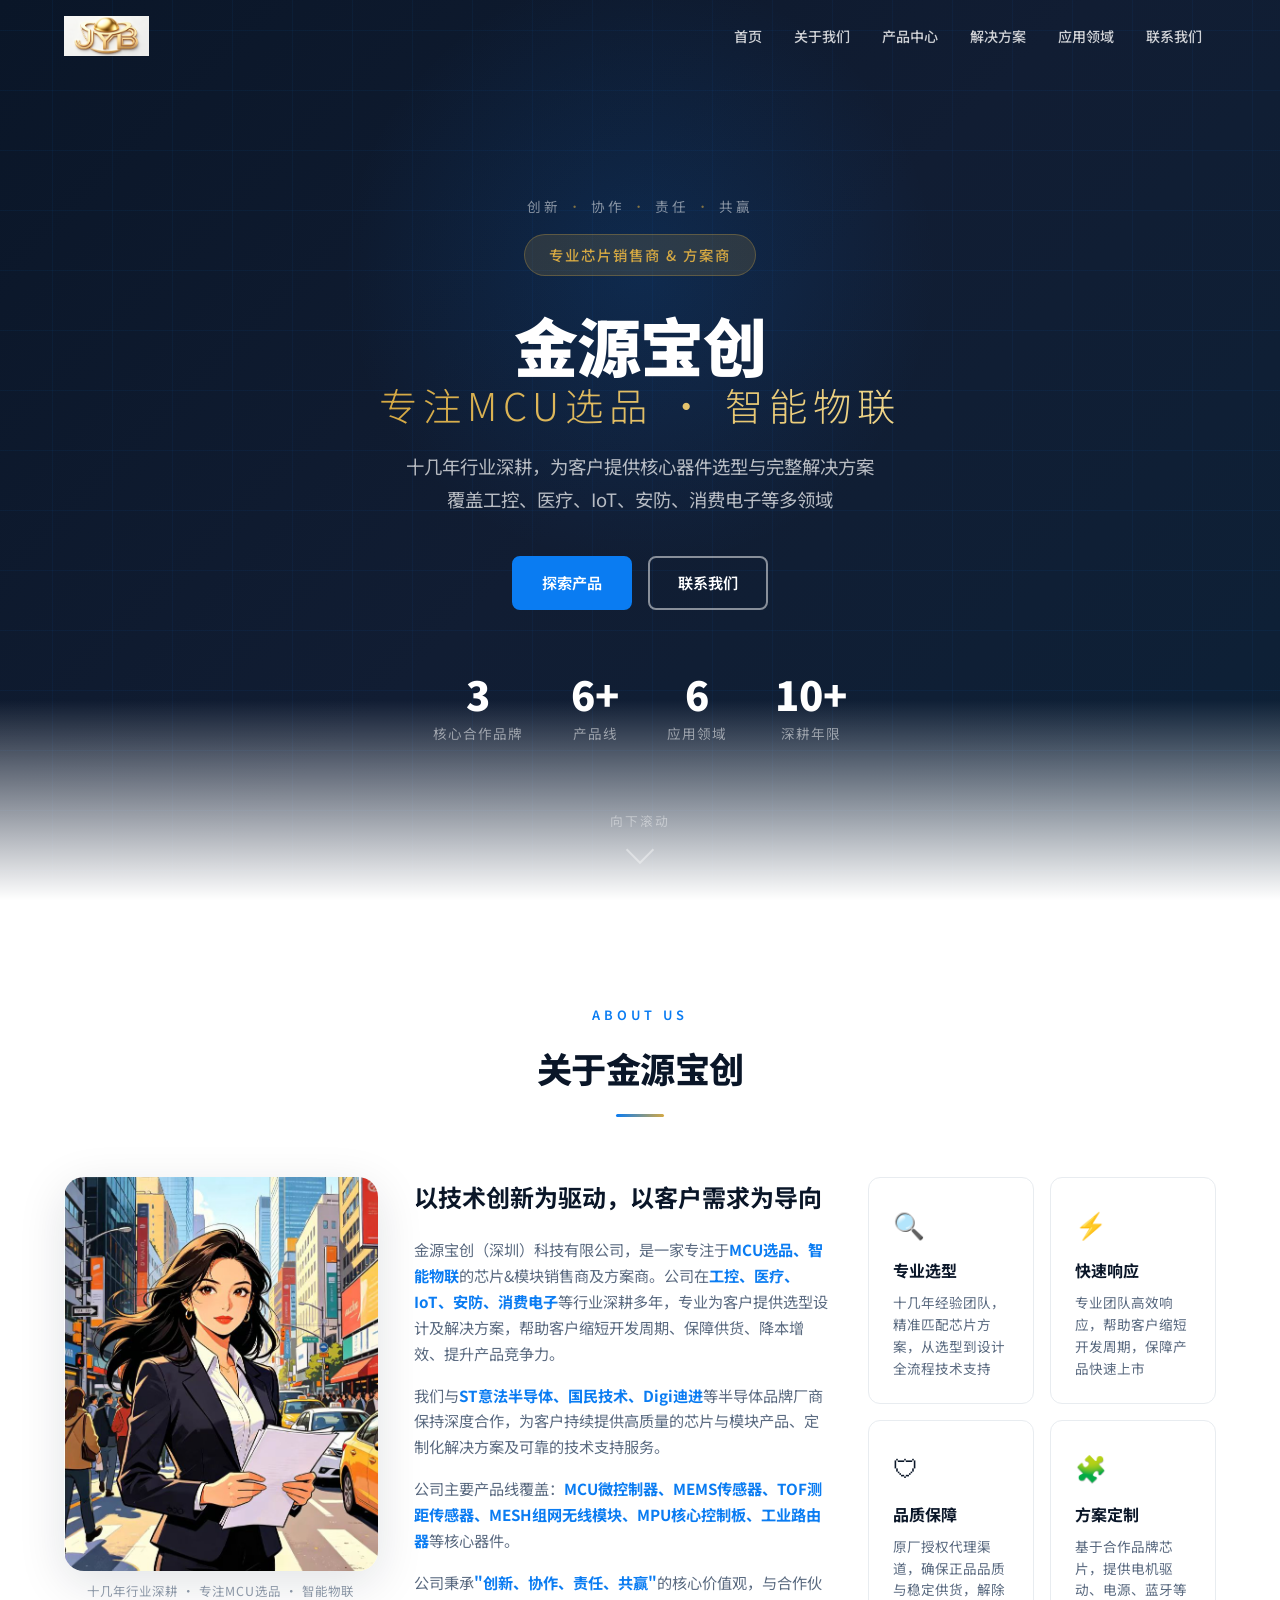
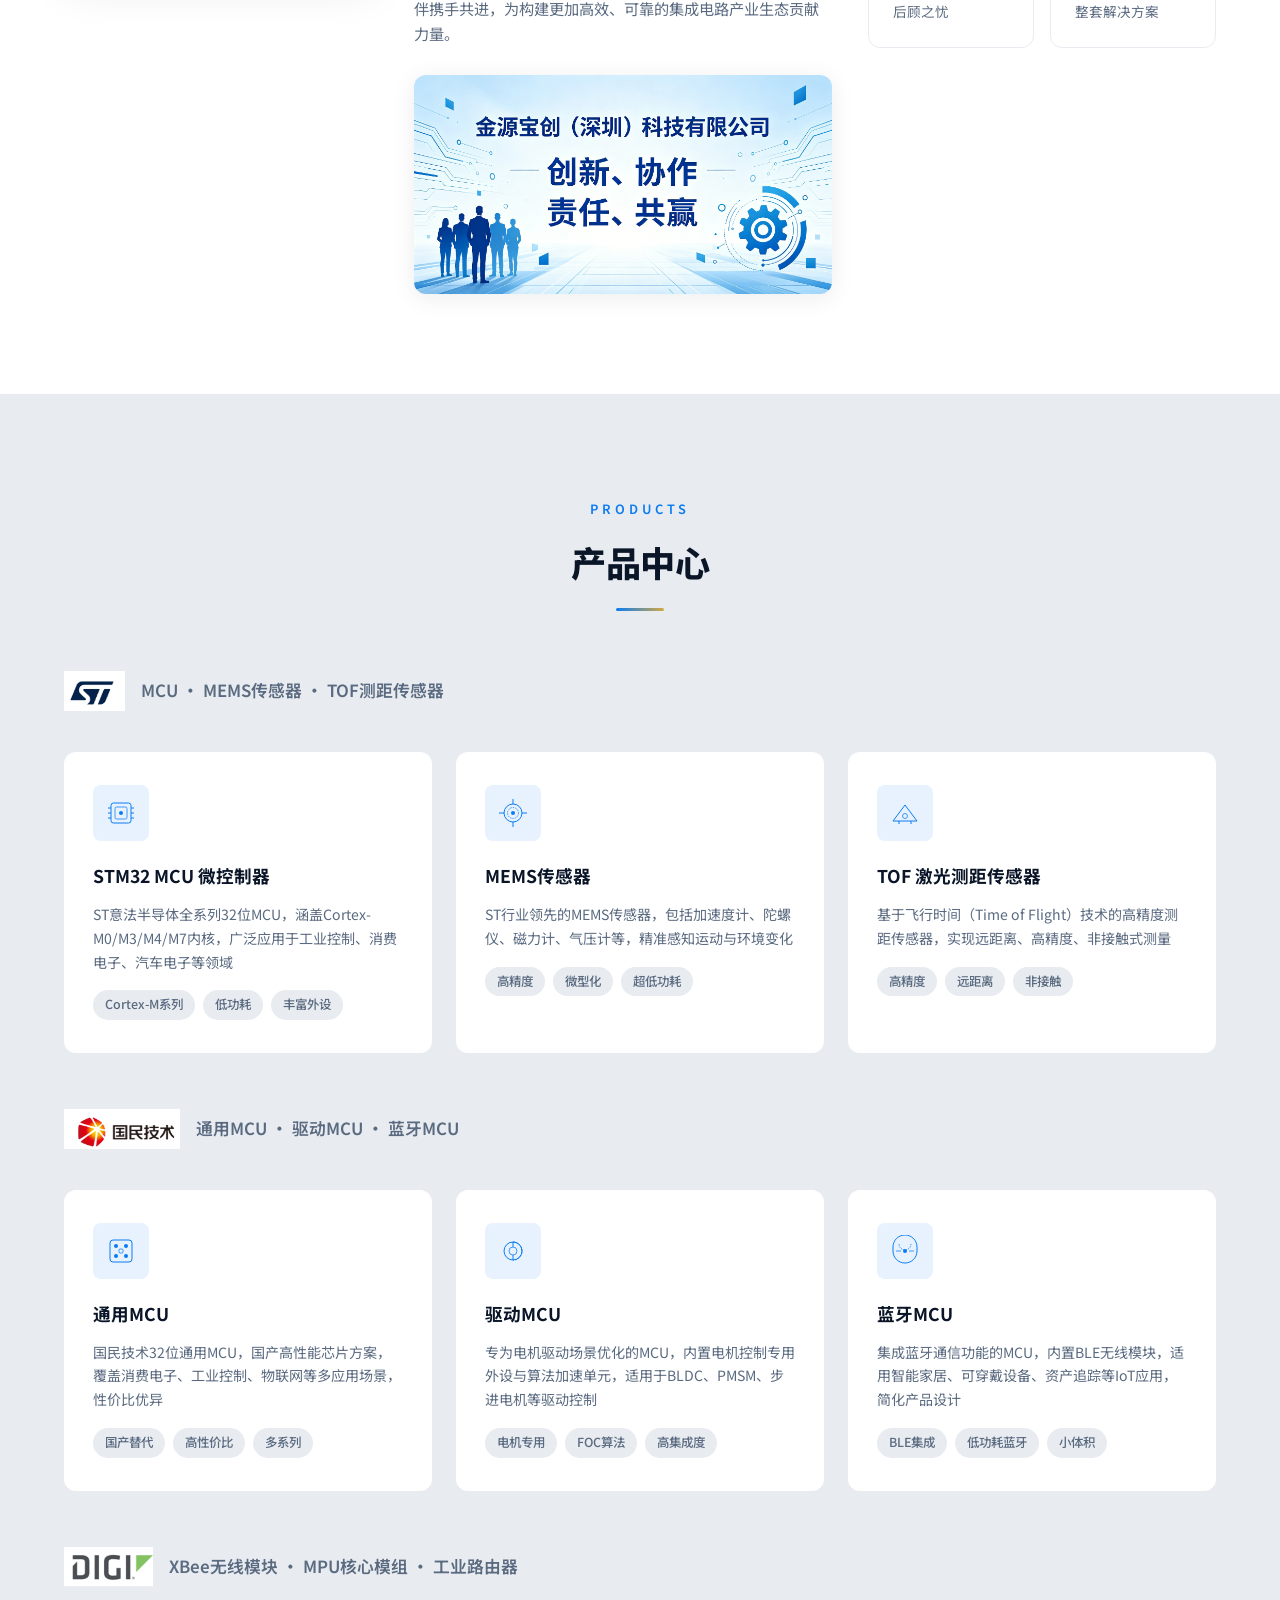
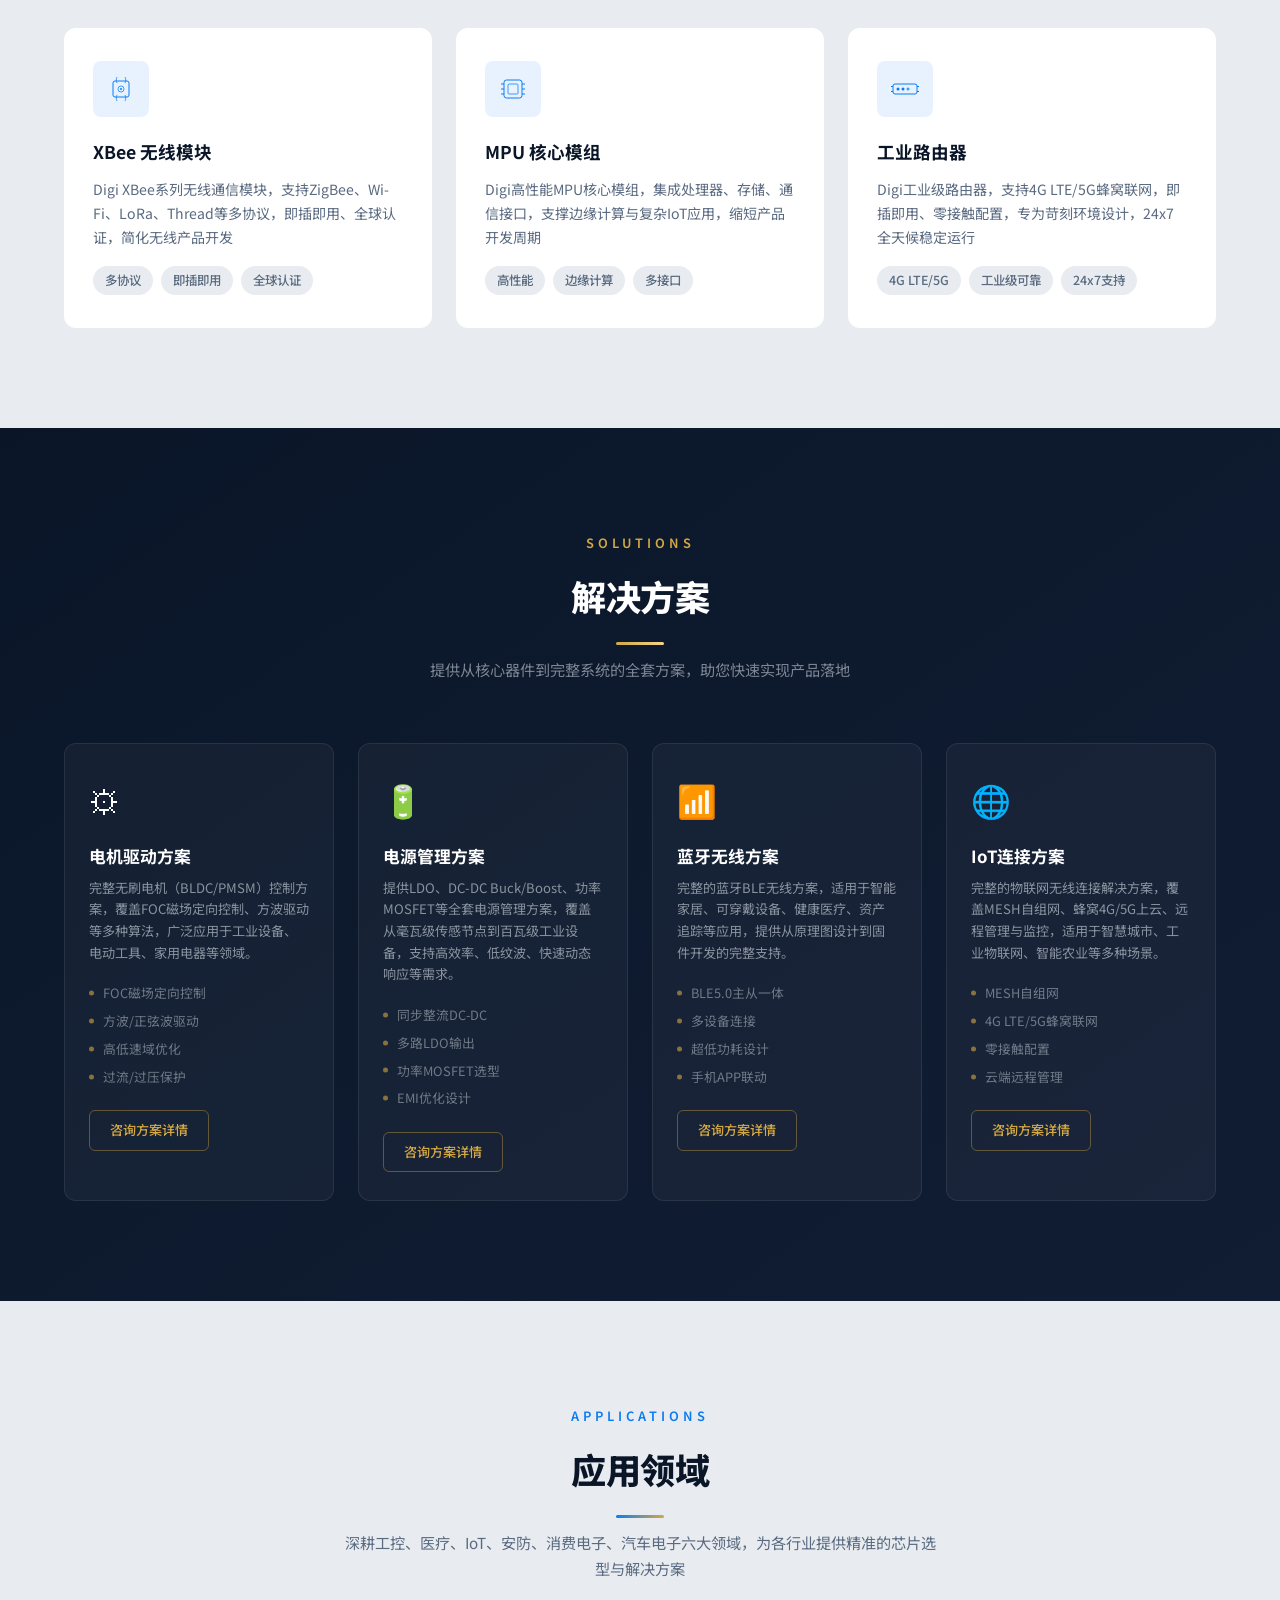
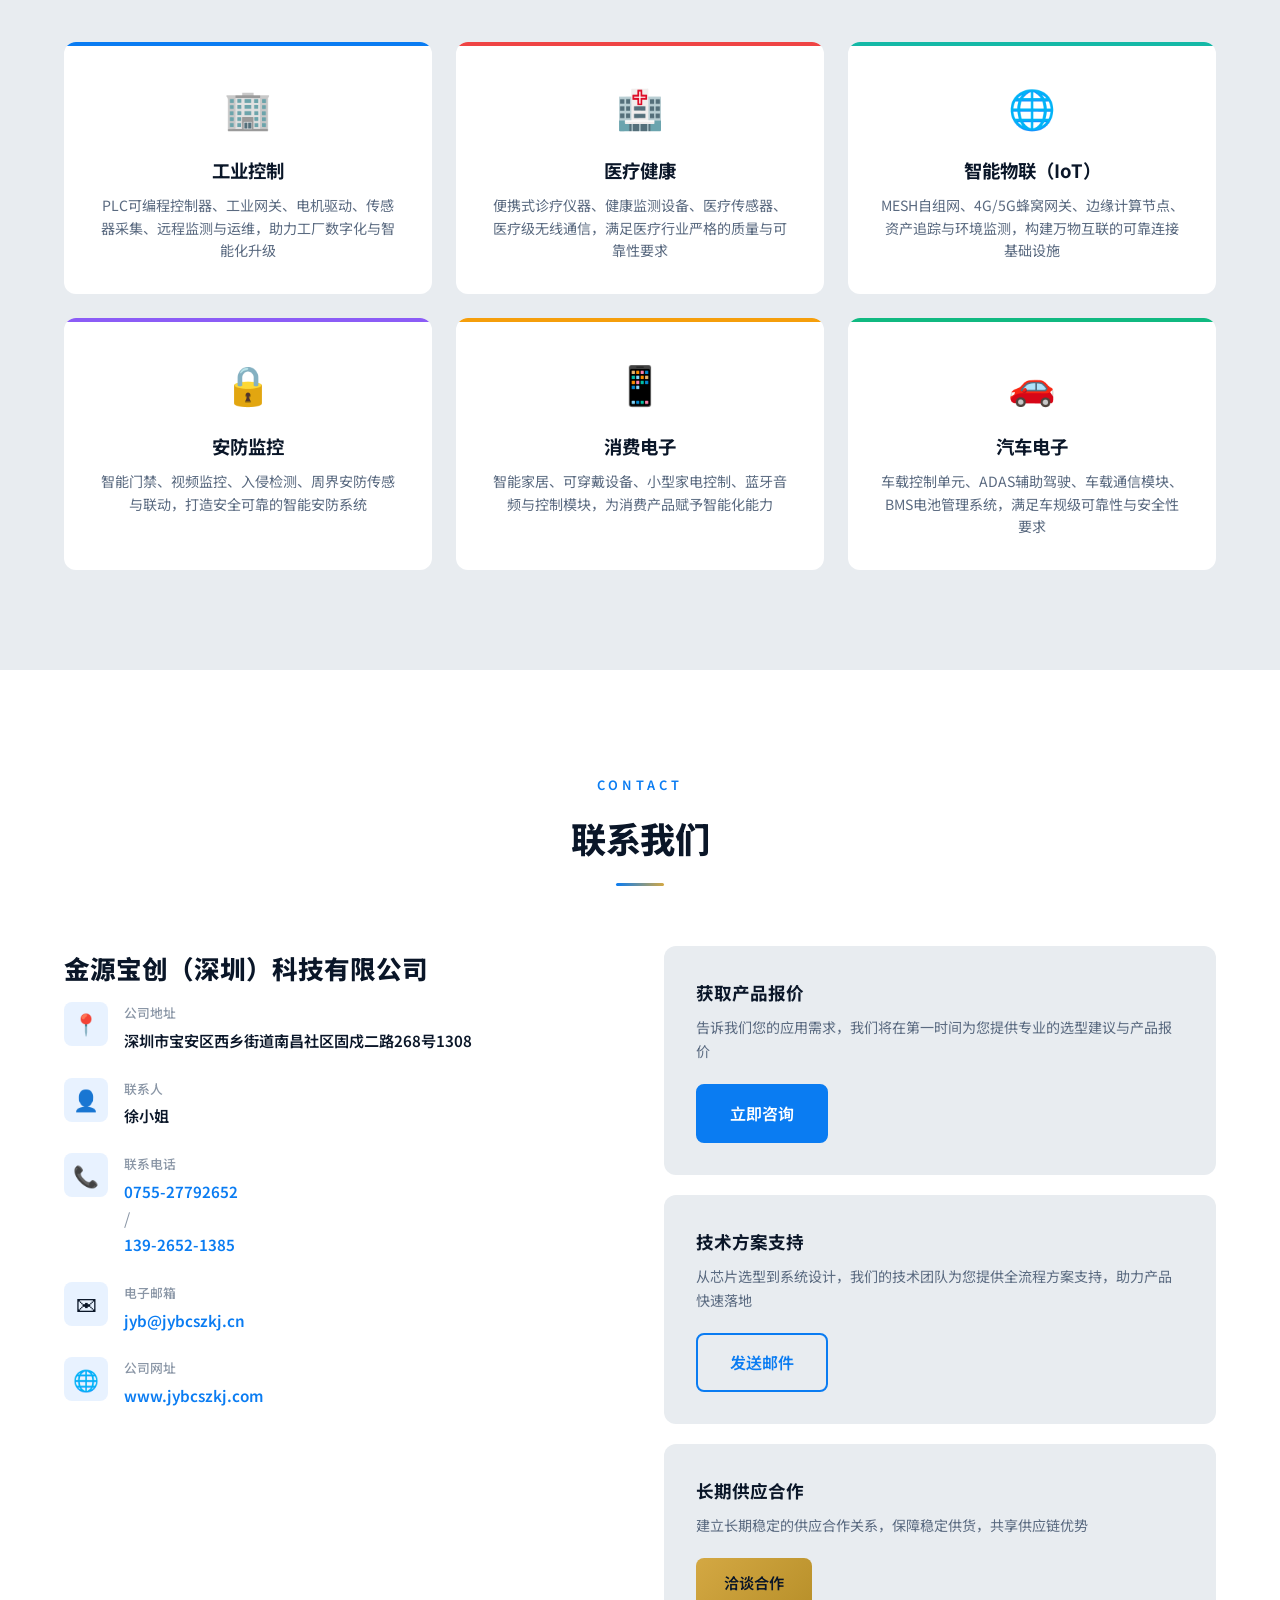
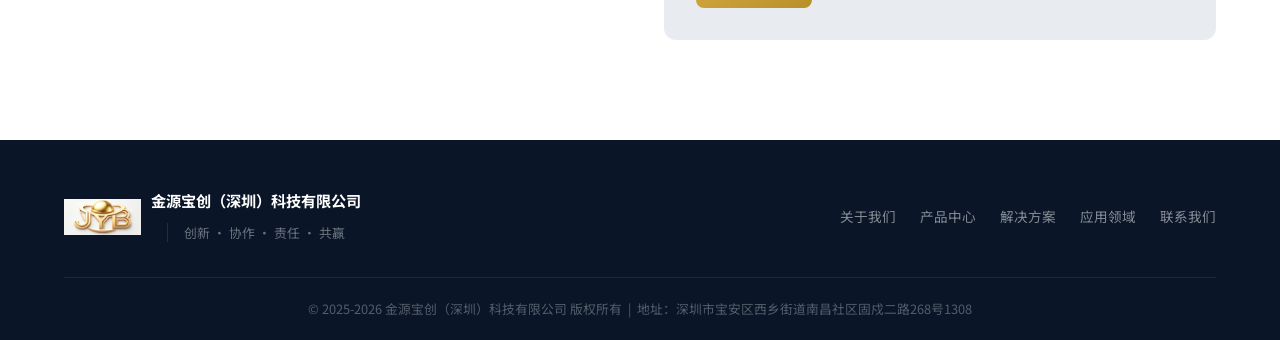
<file: index.html>
<!DOCTYPE html>
<html lang="zh-CN">
<head>
    <meta charset="UTF-8">
    <meta name="viewport" content="width=device-width, initial-scale=1.0">
    <meta name="description" content="金源宝创（深圳）科技有限公司 - 十几年深耕MCU选品与智能物联，专业芯片销售商及方案商，代理ST意法半导体、国民技术、Digi迪进等国际知名品牌">
    <meta name="keywords" content="金源宝创,芯片,MCU,MEMS传感器,TOF测距,无线模块,ST意法半导体,国民技术,Digi,IoT,工控,医疗,智能物联">
    <title>金源宝创（深圳）科技有限公司 | 专注MCU选品 · 智能物联 · 方案商</title>
    <link rel="stylesheet" href="css/style.css">
    <link rel="preconnect" href="https://fonts.googleapis.com">
    <link rel="preconnect" href="https://fonts.gstatic.com" crossorigin>
    <link href="https://fonts.googleapis.com/css2?family=Noto+Sans+SC:wght@300;400;500;700;900&display=swap" rel="stylesheet">
</head>
<body>

    <!-- ====== 导航栏 ====== -->
    <nav class="navbar" id="navbar">
        <div class="container nav-container">
            <a href="#home" class="logo">
                <img src="images/logo.png" alt="金源宝创" class="logo-img">
            </a>
            <button class="nav-toggle" id="navToggle" aria-label="菜单">
                <span></span><span></span><span></span>
            </button>
            <ul class="nav-links" id="navLinks">
                <li><a href="#home">首页</a></li>
                <li><a href="#about">关于我们</a></li>

                <li><a href="#products">产品中心</a></li>
                <li><a href="#solutions">解决方案</a></li>

                <li><a href="#applications">应用领域</a></li>
                <li><a href="#contact">联系我们</a></li>
            </ul>
        </div>
    </nav>

    <!-- ====== 首屏 Hero ====== -->
    <section class="hero" id="home">
        <div class="hero-bg">
            <div class="circuit-lines"></div>
            <div class="hero-glow"></div>
        </div>
        <div class="container hero-content">
            <div class="hero-values">
                <span>创新</span><span>·</span><span>协作</span><span>·</span><span>责任</span><span>·</span><span>共赢</span>
            </div>
            <div class="hero-badge">专业芯片销售商 &amp; 方案商</div>
            <h1 class="hero-title">
                <span class="title-line">金源宝创</span>
                <span class="title-line accent">专注MCU选品 · 智能物联</span>
            </h1>
            <p class="hero-subtitle">十几年行业深耕，为客户提供核心器件选型与完整解决方案<br>覆盖工控、医疗、IoT、安防、消费电子等多领域</p>
            <div class="hero-actions">
                <a href="#products" class="btn btn-primary">探索产品</a>
                <a href="#contact" class="btn btn-outline">联系我们</a>
            </div>
            <div class="hero-stats">
                <div class="stat-item">
                    <span class="stat-number">3</span>
                    <span class="stat-label">核心合作品牌</span>
                </div>
                <div class="stat-item">
                    <span class="stat-number">6+</span>
                    <span class="stat-label">产品线</span>
                </div>
                <div class="stat-item">
                    <span class="stat-number">6</span>
                    <span class="stat-label">应用领域</span>
                </div>
                <div class="stat-item">
                    <span class="stat-number">10+</span>
                    <span class="stat-label">深耕年限</span>
                </div>
            </div>
        </div>
        <div class="scroll-indicator">
            <span>向下滚动</span>
            <div class="scroll-arrow"></div>
        </div>
    </section>

    <!-- ====== 关于我们 ====== -->
    <section class="section about" id="about">
        <div class="container">
            <div class="section-header">
                <span class="section-tag">ABOUT US</span>
                <h2 class="section-title">关于金源宝创</h2>
                <div class="section-divider"></div>
            </div>
            <div class="about-layout">
                <div class="about-image-wrap">
                    <img src="images/company-image.jpg" alt="企业形象" class="about-image">
                    <div class="about-image-caption">十几年行业深耕 · 专注MCU选品 · 智能物联</div>
                </div>
                <div class="about-main">
                    <div class="about-intro">
                        <h3>以技术创新为驱动，以客户需求为导向</h3>
                        <p>金源宝创（深圳）科技有限公司，是一家专注于<strong>MCU选品、智能物联</strong>的芯片&amp;模块销售商及方案商。公司在<strong>工控、医疗、IoT、安防、消费电子</strong>等行业深耕多年，专业为客户提供选型设计及解决方案，帮助客户缩短开发周期、保障供货、降本增效、提升产品竞争力。</p>
                        <p>我们与<strong>ST意法半导体、国民技术、Digi迪进</strong>等半导体品牌厂商保持深度合作，为客户持续提供高质量的芯片与模块产品、定制化解决方案及可靠的技术支持服务。</p>
                        <p>公司主要产品线覆盖：<strong>MCU微控制器、MEMS传感器、TOF测距传感器、MESH组网无线模块、MPU核心控制板、工业路由器</strong>等核心器件。</p>
                        <p>公司秉承<strong>"创新、协作、责任、共赢"</strong>的核心价值观，与合作伙伴携手共进，为构建更加高效、可靠的集成电路产业生态贡献力量。</p>
                    </div>
                    <div class="culture-banner">
                        <img src="images/culture-image.png" alt="企业文化 - 创新、协作、责任、共赢" class="culture-image">
                    </div>
                </div>
                <div class="about-features">
                    <div class="feature-card">
                        <div class="feature-icon">&#128269;</div>
                        <h4>专业选型</h4>
                        <p>十几年经验团队，精准匹配芯片方案，从选型到设计全流程技术支持</p>
                    </div>
                    <div class="feature-card">
                        <div class="feature-icon">&#9889;</div>
                        <h4>快速响应</h4>
                        <p>专业团队高效响应，帮助客户缩短开发周期，保障产品快速上市</p>
                    </div>
                    <div class="feature-card">
                        <div class="feature-icon">&#128737;</div>
                        <h4>品质保障</h4>
                        <p>原厂授权代理渠道，确保正品品质与稳定供货，解除后顾之忧</p>
                    </div>
                    <div class="feature-card">
                        <div class="feature-icon">&#129513;</div>
                        <h4>方案定制</h4>
                        <p>基于合作品牌芯片，提供电机驱动、电源、蓝牙等整套解决方案</p>
                    </div>
                </div>
            </div>
        </div>
    </section>

    <!-- ====== 产品中心 ====== -->
    <section class="section products" id="products">
        <div class="container">
            <div class="section-header">
                <span class="section-tag">PRODUCTS</span>
                <h2 class="section-title">产品中心</h2>
                <div class="section-divider"></div>
            </div>

            <div class="product-line-section">
                <div class="product-line-header">
                    <img src="images/logo-st.png" alt="ST意法半导体" class="product-line-logo">
                    <h3>MCU · MEMS传感器 · TOF测距传感器</h3>
                </div>
                <div class="products-grid">
                    <div class="product-card">
                        <div class="product-icon-wrap">
                            <svg class="product-icon" viewBox="0 0 64 64" fill="none"><rect x="12" y="12" width="40" height="40" rx="5" stroke="currentColor" stroke-width="2"/><rect x="20" y="20" width="24" height="24" rx="3" stroke="currentColor" stroke-width="1.5"/><circle cx="32" cy="32" r="4" fill="currentColor"/><line x1="12" y1="22" x2="6" y2="22" stroke="currentColor" stroke-width="2"/><line x1="12" y1="32" x2="6" y2="32" stroke="currentColor" stroke-width="2"/><line x1="12" y1="42" x2="6" y2="42" stroke="currentColor" stroke-width="2"/><line x1="52" y1="22" x2="58" y2="22" stroke="currentColor" stroke-width="2"/><line x1="52" y1="32" x2="58" y2="32" stroke="currentColor" stroke-width="2"/><line x1="52" y1="42" x2="58" y2="42" stroke="currentColor" stroke-width="2"/></svg>
                        </div>
                        <h3>STM32 MCU 微控制器</h3>
                        <p>ST意法半导体全系列32位MCU，涵盖Cortex-M0/M3/M4/M7内核，广泛应用于工业控制、消费电子、汽车电子等领域</p>
                        <ul class="product-tags"><li>Cortex-M系列</li><li>低功耗</li><li>丰富外设</li></ul>
                    </div>
                    <div class="product-card">
                        <div class="product-icon-wrap">
                            <svg class="product-icon" viewBox="0 0 64 64" fill="none"><circle cx="32" cy="32" r="18" stroke="currentColor" stroke-width="2"/><circle cx="32" cy="32" r="11" stroke="currentColor" stroke-width="1.5" stroke-dasharray="3 2"/><circle cx="32" cy="32" r="4" fill="currentColor"/><line x1="32" y1="4" x2="32" y2="14" stroke="currentColor" stroke-width="2"/><line x1="32" y1="50" x2="32" y2="60" stroke="currentColor" stroke-width="2"/><line x1="4" y1="32" x2="14" y2="32" stroke="currentColor" stroke-width="2"/><line x1="50" y1="32" x2="60" y2="32" stroke="currentColor" stroke-width="2"/></svg>
                        </div>
                        <h3>MEMS传感器</h3>
                        <p>ST行业领先的MEMS传感器，包括加速度计、陀螺仪、磁力计、气压计等，精准感知运动与环境变化</p>
                        <ul class="product-tags"><li>高精度</li><li>微型化</li><li>超低功耗</li></ul>
                    </div>
                    <div class="product-card">
                        <div class="product-icon-wrap">
                            <svg class="product-icon" viewBox="0 0 64 64" fill="none"><path d="M8 48L32 16l24 32H8z" stroke="currentColor" stroke-width="2" fill="none"/><circle cx="32" cy="38" r="5" stroke="currentColor" stroke-width="1.5"/><line x1="20" y1="48" x2="20" y2="54" stroke="currentColor" stroke-width="2"/><line x1="44" y1="48" x2="44" y2="54" stroke="currentColor" stroke-width="2"/></svg>
                        </div>
                        <h3>TOF 激光测距传感器</h3>
                        <p>基于飞行时间（Time of Flight）技术的高精度测距传感器，实现远距离、高精度、非接触式测量</p>
                        <ul class="product-tags"><li>高精度</li><li>远距离</li><li>非接触</li></ul>
                    </div>
                </div>
            </div>

            <div class="product-line-section">
                <div class="product-line-header">
                    <img src="images/logo-guomin.png" alt="国民技术" class="product-line-logo">
                    <h3>通用MCU · 驱动MCU · 蓝牙MCU</h3>
                </div>
                <div class="products-grid">
                    <div class="product-card">
                        <div class="product-icon-wrap">
                            <svg class="product-icon" viewBox="0 0 64 64" fill="none"><rect x="10" y="10" width="44" height="44" rx="6" stroke="currentColor" stroke-width="2"/><circle cx="22" cy="22" r="4" fill="currentColor"/><circle cx="42" cy="22" r="4" fill="currentColor"/><circle cx="22" cy="42" r="4" fill="currentColor"/><circle cx="42" cy="42" r="4" fill="currentColor"/><rect x="28" y="28" width="8" height="8" rx="2" stroke="currentColor" stroke-width="1.5"/></svg>
                        </div>
                        <h3>通用MCU</h3>
                        <p>国民技术32位通用MCU，国产高性能芯片方案，覆盖消费电子、工业控制、物联网等多应用场景，性价比优异</p>
                        <ul class="product-tags"><li>国产替代</li><li>高性价比</li><li>多系列</li></ul>
                    </div>
                    <div class="product-card">
                        <div class="product-icon-wrap">
                            <svg class="product-icon" viewBox="0 0 64 64" fill="none"><circle cx="32" cy="32" r="18" stroke="currentColor" stroke-width="2"/><circle cx="32" cy="32" r="8" stroke="currentColor" stroke-width="1.5"/><path d="M32 14a18 18 0 0 1 0 36" stroke="currentColor" stroke-width="2" stroke-dasharray="4 2"/><line x1="32" y1="14" x2="32" y2="24" stroke="currentColor" stroke-width="2"/><line x1="32" y1="40" x2="32" y2="50" stroke="currentColor" stroke-width="2"/></svg>
                        </div>
                        <h3>驱动MCU</h3>
                        <p>专为电机驱动场景优化的MCU，内置电机控制专用外设与算法加速单元，适用于BLDC、PMSM、步进电机等驱动控制</p>
                        <ul class="product-tags"><li>电机专用</li><li>FOC算法</li><li>高集成度</li></ul>
                    </div>
                    <div class="product-card">
                        <div class="product-icon-wrap">
                            <svg class="product-icon" viewBox="0 0 64 64" fill="none"><path d="M8 24c0-13.3 10.7-24 24-24s24 10.7 24 24v8c0 13.3-10.7 24-24 24S8 45.3 8 32V24z" stroke="currentColor" stroke-width="2"/><path d="M20 18c0 6.6 5.4 12 12 12s12-5.4 12-12" stroke="currentColor" stroke-width="1.5" stroke-dasharray="3 2"/><circle cx="32" cy="32" r="4" fill="currentColor"/><line x1="14" y1="32" x2="24" y2="32" stroke="currentColor" stroke-width="1.5"/><line x1="40" y1="32" x2="50" y2="32" stroke="currentColor" stroke-width="1.5"/></svg>
                        </div>
                        <h3>蓝牙MCU</h3>
                        <p>集成蓝牙通信功能的MCU，内置BLE无线模块，适用智能家居、可穿戴设备、资产追踪等IoT应用，简化产品设计</p>
                        <ul class="product-tags"><li>BLE集成</li><li>低功耗蓝牙</li><li>小体积</li></ul>
                    </div>
                </div>
            </div>

            <div class="product-line-section">
                <div class="product-line-header">
                    <img src="images/logo-digi.png" alt="Digi International" class="product-line-logo">
                    <h3>XBee无线模块 · MPU核心模组 · 工业路由器</h3>
                </div>
                <div class="products-grid">
                    <div class="product-card">
                        <div class="product-icon-wrap">
                            <svg class="product-icon" viewBox="0 0 64 64" fill="none"><rect x="16" y="16" width="32" height="32" rx="4" stroke="currentColor" stroke-width="2"/><path d="M24 8c-2 4-2 8 0 12M40 8c2 4 2 8 0 12M24 44c-2 4-2 8 0 12M40 44c2 4 2 8 0 12" stroke="currentColor" stroke-width="1.5"/><circle cx="32" cy="32" r="6" stroke="currentColor" stroke-width="1.5"/><circle cx="32" cy="32" r="2" fill="currentColor"/></svg>
                        </div>
                        <h3>XBee 无线模块</h3>
                        <p>Digi XBee系列无线通信模块，支持ZigBee、Wi-Fi、LoRa、Thread等多协议，即插即用、全球认证，简化无线产品开发</p>
                        <ul class="product-tags"><li>多协议</li><li>即插即用</li><li>全球认证</li></ul>
                    </div>
                    <div class="product-card">
                        <div class="product-icon-wrap">
                            <svg class="product-icon" viewBox="0 0 64 64" fill="none"><rect x="14" y="14" width="36" height="36" rx="5" stroke="currentColor" stroke-width="2"/><rect x="22" y="22" width="20" height="20" rx="2" stroke="currentColor" stroke-width="1.5"/><line x1="14" y1="22" x2="8" y2="22" stroke="currentColor" stroke-width="2"/><line x1="14" y1="32" x2="8" y2="32" stroke="currentColor" stroke-width="2"/><line x1="14" y1="42" x2="8" y2="42" stroke="currentColor" stroke-width="2"/><line x1="50" y1="22" x2="56" y2="22" stroke="currentColor" stroke-width="2"/><line x1="50" y1="32" x2="56" y2="32" stroke="currentColor" stroke-width="2"/><line x1="50" y1="42" x2="56" y2="42" stroke="currentColor" stroke-width="2"/></svg>
                        </div>
                        <h3>MPU 核心模组</h3>
                        <p>Digi高性能MPU核心模组，集成处理器、存储、通信接口，支撑边缘计算与复杂IoT应用，缩短产品开发周期</p>
                        <ul class="product-tags"><li>高性能</li><li>边缘计算</li><li>多接口</li></ul>
                    </div>
                    <div class="product-card">
                        <div class="product-icon-wrap">
                            <svg class="product-icon" viewBox="0 0 64 64" fill="none"><rect x="8" y="22" width="48" height="20" rx="4" stroke="currentColor" stroke-width="2"/><circle cx="18" cy="32" r="3" fill="currentColor"/><circle cx="28" cy="32" r="3" fill="currentColor"/><line x1="38" y1="29" x2="38" y2="35" stroke="currentColor" stroke-width="2"/><line x1="35" y1="32" x2="41" y2="32" stroke="currentColor" stroke-width="2"/><line x1="8" y1="27" x2="4" y2="27" stroke="currentColor" stroke-width="2"/><line x1="8" y1="37" x2="4" y2="37" stroke="currentColor" stroke-width="2"/><line x1="56" y1="27" x2="60" y2="27" stroke="currentColor" stroke-width="2"/><line x1="56" y1="37" x2="60" y2="37" stroke="currentColor" stroke-width="2"/></svg>
                        </div>
                        <h3>工业路由器</h3>
                        <p>Digi工业级路由器，支持4G LTE/5G蜂窝联网，即插即用、零接触配置，专为苛刻环境设计，24x7全天候稳定运行</p>
                        <ul class="product-tags"><li>4G LTE/5G</li><li>工业级可靠</li><li>24x7支持</li></ul>
                    </div>
                </div>
            </div>

        </div>
    </section>

    <!-- ====== 解决方案 ====== -->
    <section class="section solutions" id="solutions">
        <div class="container">
            <div class="section-header light">
                <span class="section-tag">SOLUTIONS</span>
                <h2 class="section-title">解决方案</h2>
                <div class="section-divider"></div>
                <p class="section-desc">提供从核心器件到完整系统的全套方案，助您快速实现产品落地</p>
            </div>
            <div class="solutions-grid">
                <div class="solution-card">
                    <div class="solution-icon">&#9881;</div>
                    <h3>电机驱动方案</h3>
                    <p>完整无刷电机（BLDC/PMSM）控制方案，覆盖FOC磁场定向控制、方波驱动等多种算法，广泛应用于工业设备、电动工具、家用电器等领域。</p>
                    <ul class="solution-features">
                        <li>FOC磁场定向控制</li>
                        <li>方波/正弦波驱动</li>
                        <li>高低速域优化</li>
                        <li>过流/过压保护</li>
                    </ul>
                    <a href="#contact" class="btn btn-outline-sm">咨询方案详情</a>
                </div>
                <div class="solution-card">
                    <div class="solution-icon">&#128267;</div>
                    <h3>电源管理方案</h3>
                    <p>提供LDO、DC-DC Buck/Boost、功率MOSFET等全套电源管理方案，覆盖从毫瓦级传感节点到百瓦级工业设备，支持高效率、低纹波、快速动态响应等需求。</p>
                    <ul class="solution-features">
                        <li>同步整流DC-DC</li>
                        <li>多路LDO输出</li>
                        <li>功率MOSFET选型</li>
                        <li>EMI优化设计</li>
                    </ul>
                    <a href="#contact" class="btn btn-outline-sm">咨询方案详情</a>
                </div>
                <div class="solution-card">
                    <div class="solution-icon">&#128246;</div>
                    <h3>蓝牙无线方案</h3>
                    <p>完整的蓝牙BLE无线方案，适用于智能家居、可穿戴设备、健康医疗、资产追踪等应用，提供从原理图设计到固件开发的完整支持。</p>
                    <ul class="solution-features">
                        <li>BLE5.0主从一体</li>
                        <li>多设备连接</li>
                        <li>超低功耗设计</li>
                        <li>手机APP联动</li>
                    </ul>
                    <a href="#contact" class="btn btn-outline-sm">咨询方案详情</a>
                </div>
                <div class="solution-card">
                    <div class="solution-icon">&#127760;</div>
                    <h3>IoT连接方案</h3>
                    <p>完整的物联网无线连接解决方案，覆盖MESH自组网、蜂窝4G/5G上云、远程管理与监控，适用于智慧城市、工业物联网、智能农业等多种场景。</p>
                    <ul class="solution-features">
                        <li>MESH自组网</li>
                        <li>4G LTE/5G蜂窝联网</li>
                        <li>零接触配置</li>
                        <li>云端远程管理</li>
                    </ul>
                    <a href="#contact" class="btn btn-outline-sm">咨询方案详情</a>
                </div>
            </div>
        </div>
    </section>

    <!-- ====== 应用领域 ====== -->
    <section class="section applications" id="applications">
        <div class="container">
            <div class="section-header">
                <span class="section-tag">APPLICATIONS</span>
                <h2 class="section-title">应用领域</h2>
                <div class="section-divider"></div>
                <p class="section-desc">深耕工控、医疗、IoT、安防、消费电子、汽车电子六大领域，为各行业提供精准的芯片选型与解决方案</p>
            </div>
            <div class="app-grid">
                <div class="app-card" data-color="blue">
                    <div class="app-icon">&#127970;</div>
                    <h3>工业控制</h3>
                    <p>PLC可编程控制器、工业网关、电机驱动、传感器采集、远程监测与运维，助力工厂数字化与智能化升级</p>
                </div>
                <div class="app-card" data-color="red">
                    <div class="app-icon">&#127973;</div>
                    <h3>医疗健康</h3>
                    <p>便携式诊疗仪器、健康监测设备、医疗传感器、医疗级无线通信，满足医疗行业严格的质量与可靠性要求</p>
                </div>
                <div class="app-card" data-color="teal">
                    <div class="app-icon">&#127760;</div>
                    <h3>智能物联（IoT）</h3>
                    <p>MESH自组网、4G/5G蜂窝网关、边缘计算节点、资产追踪与环境监测，构建万物互联的可靠连接基础设施</p>
                </div>
                <div class="app-card" data-color="purple">
                    <div class="app-icon">&#128274;</div>
                    <h3>安防监控</h3>
                    <p>智能门禁、视频监控、入侵检测、周界安防传感与联动，打造安全可靠的智能安防系统</p>
                </div>
                <div class="app-card" data-color="orange">
                    <div class="app-icon">&#128241;</div>
                    <h3>消费电子</h3>
                    <p>智能家居、可穿戴设备、小型家电控制、蓝牙音频与控制模块，为消费产品赋予智能化能力</p>
                </div>
                <div class="app-card" data-color="green">
                    <div class="app-icon">&#128663;</div>
                    <h3>汽车电子</h3>
                    <p>车载控制单元、ADAS辅助驾驶、车载通信模块、BMS电池管理系统，满足车规级可靠性与安全性要求</p>
                </div>
            </div>
        </div>
    </section>

    <!-- ====== 联系我们 ====== -->
    <section class="section contact" id="contact">
        <div class="container">
            <div class="section-header">
                <span class="section-tag">CONTACT</span>
                <h2 class="section-title">联系我们</h2>
                <div class="section-divider"></div>
            </div>
            <div class="contact-grid">
                <div class="contact-info">
                    <h3>金源宝创（深圳）科技有限公司</h3>
                    <div class="contact-items">
                        <div class="contact-item">
                            <div class="contact-icon">&#128205;</div>
                            <div>
                                <span class="contact-label">公司地址</span>
                                <span class="contact-value">深圳市宝安区西乡街道南昌社区固戍二路268号1308</span>
                            </div>
                        </div>
                        <div class="contact-item">
                            <div class="contact-icon">&#128100;</div>
                            <div>
                                <span class="contact-label">联系人</span>
                                <span class="contact-value">徐小姐</span>
                            </div>
                        </div>
                        <div class="contact-item">
                            <div class="contact-icon">&#128222;</div>
                            <div>
                                <span class="contact-label">联系电话</span>
                                <a href="tel:075527792652" class="contact-value contact-link">0755-27792652</a>
                                <span class="contact-secondary"> / </span>
                                <a href="tel:13926521385" class="contact-value contact-link">139-2652-1385</a>
                            </div>
                        </div>
                        <div class="contact-item">
                            <div class="contact-icon">&#9993;</div>
                            <div>
                                <span class="contact-label">电子邮箱</span>
                                <a href="mailto:jyb@jybcszkj.cn" class="contact-value contact-link">jyb@jybcszkj.cn</a>
                            </div>
                        </div>
                        <div class="contact-item">
                            <div class="contact-icon">&#127760;</div>
                            <div>
                                <span class="contact-label">公司网址</span>
                                <a href="http://www.jybcszkj.com/" target="_blank" class="contact-value contact-link">www.jybcszkj.com</a>
                            </div>
                        </div>
                    </div>
                </div>
                <div class="contact-cta">
                    <div class="cta-card">
                        <h4>获取产品报价</h4>
                        <p>告诉我们您的应用需求，我们将在第一时间为您提供专业的选型建议与产品报价</p>
                        <a href="tel:13926521385" class="btn btn-primary btn-lg">立即咨询</a>
                    </div>
                    <div class="cta-card">
                        <h4>技术方案支持</h4>
                        <p>从芯片选型到系统设计，我们的技术团队为您提供全流程方案支持，助力产品快速落地</p>
                        <a href="mailto:jyb@jybcszkj.cn" class="btn btn-outline btn-lg">发送邮件</a>
                    </div>
                    <div class="cta-card">
                        <h4>长期供应合作</h4>
                        <p>建立长期稳定的供应合作关系，保障稳定供货，共享供应链优势</p>
                        <a href="#contact" class="btn btn-accent btn-lg">洽谈合作</a>
                    </div>
                </div>
            </div>
        </div>
    </section>

    <!-- ====== 页脚 ====== -->
    <footer class="footer">
        <div class="container">
            <div class="footer-top">
                <div class="footer-brand">
                    <img src="images/logo.png" alt="金源宝创" class="footer-logo-img">
                    <div>
                        <span class="footer-company">金源宝创（深圳）科技有限公司</span>
                        <span class="footer-slogan">创新 · 协作 · 责任 · 共赢</span>
                    </div>
                </div>
                <div class="footer-links">
                    <a href="#about">关于我们</a>

                    <a href="#products">产品中心</a>
                    <a href="#solutions">解决方案</a>

                    <a href="#applications">应用领域</a>
                    <a href="#contact">联系我们</a>
                </div>
            </div>
            <div class="footer-bottom">
                <p>&copy; 2025-2026 金源宝创（深圳）科技有限公司 版权所有 &nbsp;|&nbsp; 地址：深圳市宝安区西乡街道南昌社区固戍二路268号1308</p>
            </div>
        </div>
    </footer>

    <button class="back-to-top" id="backToTop" aria-label="回到顶部">&#8593;</button>

    <script src="js/main.js"></script>
</body>
</html>
</file>
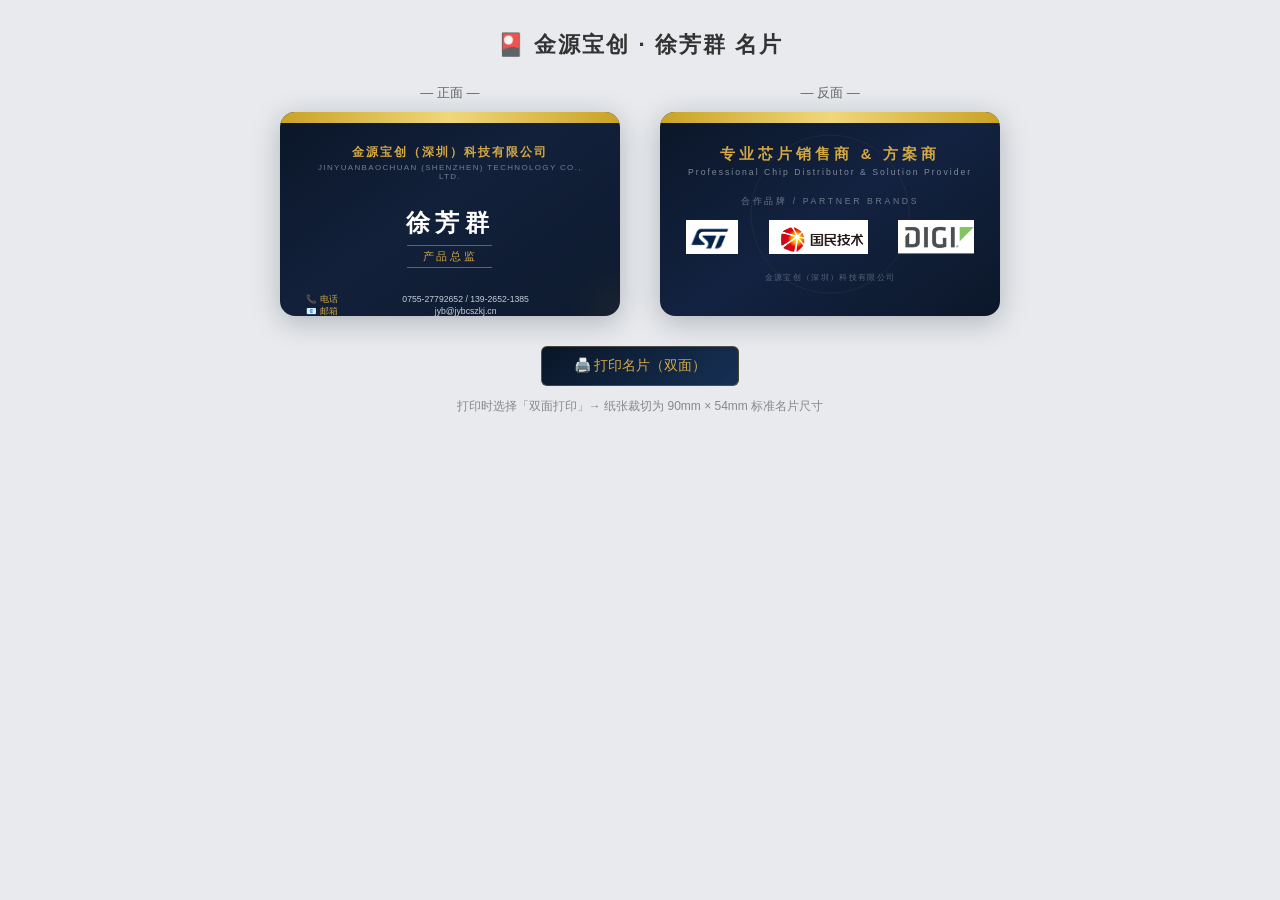
<file: business-card-lucy.html>
<!DOCTYPE html>
<html lang="zh-CN">
<head>
    <meta charset="UTF-8">
    <meta name="viewport" content="width=device-width, initial-scale=1.0">
    <title>徐芳群 Lucy - 产品总监 - 金源宝创（名片）</title>
    <style>
        * { margin: 0; padding: 0; box-sizing: border-box; }

        body {
            font-family: 'Segoe UI', 'Microsoft YaHei', 'PingFang SC', sans-serif;
            background: #e8eaed;
            display: flex;
            flex-direction: column;
            align-items: center;
            min-height: 100vh;
            padding: 30px 20px;
        }

        h1.page-title {
            color: #333;
            font-size: 22px;
            font-weight: 600;
            margin-bottom: 24px;
            letter-spacing: 2px;
        }

        .cards-container {
            display: flex;
            gap: 40px;
            flex-wrap: wrap;
            justify-content: center;
        }

        /* ===== 名片通用尺寸 ===== */
        .card-wrapper {
            text-align: center;
        }
        .card-label {
            font-size: 13px;
            color: #666;
            margin-bottom: 10px;
            font-weight: 500;
        }

        .business-card {
            width: 90mm;
            height: 54mm;
            border-radius: 4mm;
            position: relative;
            overflow: hidden;
            box-shadow: 0 6px 28px rgba(10, 22, 40, 0.25);
        }

        /* ==================== 正面样式 ==================== */
        .card-front {
            background: linear-gradient(145deg, #0a1628 0%, #12203a 45%, #0d1a2e 100%);
            padding: 5mm 7mm;
            display: flex;
            flex-direction: column;
            justify-content: space-between;
        }

        /* 正面顶部金色装饰线 */
        .card-front::before {
            content: '';
            position: absolute;
            top: 0; left: 0; right: 0;
            height: 3mm;
            background: linear-gradient(90deg, #c9a227, #f0d77a, #c9a227);
        }

        /* 公司名 */
        .front-company {
            margin-top: 3.5mm;
        }
        .front-company-name {
            color: #d4a843;
            font-size: 9pt;
            font-weight: 700;
            letter-spacing: 1.5pt;
            line-height: 1.4;
        }
        .front-company-sub {
            color: rgba(200,207,216,0.55);
            font-size: 6pt;
            letter-spacing: 1pt;
            margin-top: 0.5mm;
        }

        /* 分隔线 */
        .front-divider {
            height: 0.3pt;
            background: linear-gradient(90deg, transparent, rgba(212,168,67,0.35), transparent);
            margin: 2.5mm 0;
        }

        /* 姓名 + 职位 */
        .front-name-area {
            text-align: center;
            padding: 2mm 0;
        }
        .front-name-cn {
            color: #ffffff;
            font-size: 18pt;
            font-weight: 700;
            letter-spacing: 4pt;
        }
        .front-title {
            display: inline-block;
            color: #d4a843;
            font-size: 8.5pt;
            font-weight: 500;
            letter-spacing: 2pt;
            margin-top: 1.5mm;
            padding: 0.8mm 4mm;
            border-top: 0.4pt solid rgba(212,168,67,0.5);
            border-bottom: 0.4pt solid rgba(212,168,67,0.5);
        }

        /* 联系信息 */
        .front-contacts {
            display: grid;
            grid-template-columns: auto 1fr;
            gap-x: 2.5mm;
            gap-y: 1.2mm;
            align-items: baseline;
        }
        .contact-lbl {
            color: #d4a843;
            font-size: 6.5pt;
            font-weight: 500;
            white-space: nowrap;
        }
        .contact-val {
            color: #c8cfd8;
            font-size: 6.5pt;
            line-height: 1.3;
            word-break: break-all;
        }
        .contact-val a { color: #c8cfd8; text-decoration: none; }

        /* 右下角装饰圆 */
        .front-accent-circle {
            position: absolute;
            right: -12mm;
            bottom: -12mm;
            width: 26mm;
            height: 26mm;
            border-radius: 50%;
            background: radial-gradient(circle, rgba(212,168,67,0.06) 0%, transparent 70%);
        }

        /* ==================== 反面样式 ==================== */
        .card-back {
            background: linear-gradient(145deg, #0a1628 0%, #132240 50%, #0b1729 100%);
            padding: 5mm 7mm;
            display: flex;
            flex-direction: column;
            justify-content: center;
            align-items: center;
            text-align: center;
        }

        /* 反面顶部金色装饰线 */
        .card-back::before {
            content: '';
            position: absolute;
            top: 0; left: 0; right: 0;
            height: 3mm;
            background: linear-gradient(90deg, #c9a227, #f0d77a, #c9a227);
        }

        /* Slogan */
        .back-slogan {
            color: #d4a843;
            font-size: 11pt;
            font-weight: 700;
            letter-spacing: 3pt;
            margin-bottom: 1mm;
        }
        .back-slogan-en {
            color: rgba(200,207,216,0.6);
            font-size: 6.5pt;
            letter-spacing: 1.5pt;
            margin-bottom: 5mm;
        }

        /* 品牌标签 */
        .back-brand-label {
            color: rgba(200,207,216,0.5);
            font-size: 6.5pt;
            letter-spacing: 2pt;
            margin-bottom: 3mm;
        }

        /* 品牌 LOGO 区域 */
        .brand-logos {
            display: flex;
            justify-content: center;
            align-items: center;
            gap: 8mm;
            margin-bottom: 5mm;
        }
        .brand-logos img {
            height: 9mm;
            width: auto;
            object-fit: contain;
        }

        /* 底部公司名 */
        .back-company-name {
            color: rgba(200,207,216,0.4);
            font-size: 6pt;
            letter-spacing: 1pt;
        }

        /* 装饰元素 */
        .back-accent-ring {
            position: absolute;
            left: 50%;
            top: 50%;
            transform: translate(-50%, -50%);
            width: 42mm;
            height: 42mm;
            border-radius: 50%;
            border: 0.3pt solid rgba(212,168,67,0.08);
        }

        /* 打印控制区 */
        .print-controls {
            margin-top: 30px;
            display: flex;
            gap: 16px;
            flex-wrap: wrap;
            justify-content: center;
        }
        .btn-print {
            padding: 10px 32px;
            background: linear-gradient(135deg, #0a1628, #163054);
            color: #d4a843;
            border: 1px solid rgba(212,168,67,0.3);
            border-radius: 6px;
            font-size: 14px;
            cursor: pointer;
            font-weight: 500;
            transition: all 0.2s;
        }
        .btn-print:hover {
            background: linear-gradient(135deg, #12203a, #1a3a60);
            box-shadow: 0 4px 16px rgba(10,22,40,0.3);
        }
        .print-hint {
            color: #888;
            font-size: 12px;
            margin-top: 12px;
            text-align: center;
        }

        @media print {
            body { background: white; padding: 0; }
            h1.page-title, .print-controls, .print-hint, .card-label { display: none !important; }
            .cards-container { gap: 0; }
            .business-card { box-shadow: none; page-break-inside: avoid; }
            .card-wrapper { page-break-after: always; }
            .card-wrapper:last-child { page-break-after: auto; }
        }
    </style>
</head>
<body>

    <h1 class="page-title">🎴 金源宝创 · 徐芳群 名片</h1>

    <div class="cards-container">

        <!-- ============ 正面 ============ -->
        <div class="card-wrapper">
            <div class="card-label">— 正面 —</div>
            <div class="business-card card-front">
                <div class="front-accent-circle"></div>

                <!-- 公司名称 -->
                <div class="front-company">
                    <div class="front-company-name">金源宝创（深圳）科技有限公司</div>
                    <div class="front-company-sub">JINYUANBAOCHUAN (SHENZHEN) TECHNOLOGY CO., LTD.</div>
                </div>

                <!-- 分隔线 -->
                <div class="front-divider"></div>

                <!-- 姓名 + 职位 -->
                <div class="front-name-area">
                    <div class="front-name-cn">徐芳群</div>
                    <div class="front-title">产品总监</div>
                </div>

                <!-- 分隔线 -->
                <div class="front-divider"></div>

                <!-- 联系方式 -->
                <div class="front-contacts">
                    <span class="contact-lbl">📞 电话</span>
                    <span class="contact-val">0755-27792652 / 139-2652-1385</span>

                    <span class="contact-lbl">📧 邮箱</span>
                    <span class="contact-val"><a href="mailto:jyb@jybcszkj.cn">jyb@jybcszkj.cn</a></span>

                    <span class="contact-lbl">🌐 网址</span>
                    <span class="contact-val"><a href="http://www.jybcszkj.com/" target="_blank">http://www.jybcszkj.com/</a></span>

                    <span class="contact-lbl">📍 地址</span>
                    <span class="contact-val">深圳市宝安区西乡街道南昌社区固戍二路268号1308</span>
                </div>
            </div>
        </div>

        <!-- ============ 反面 ============ -->
        <div class="card-wrapper">
            <div class="card-label">— 反面 —</div>
            <div class="business-card card-back">
                <div class="back-accent-ring"></div>

                <!-- Slogan -->
                <div class="back-slogan">专业芯片销售商 & 方案商</div>
                <div class="back-slogan-en">Professional Chip Distributor & Solution Provider</div>

                <!-- 品牌标签 -->
                <div class="back-brand-label">合作品牌 / PARTNER BRANDS</div>

                <!-- 品牌 LOGO -->
                <div class="brand-logos">
                    <img src="images/logo-st.png" alt="ST 意法半导体">
                    <img src="images/logo-guomin.png" alt="国民技术">
                    <img src="images/logo-digi.png" alt="Digi International">
                </div>

                <!-- 底部公司名 -->
                <div class="back-company-name">金源宝创（深圳）科技有限公司</div>
            </div>
        </div>

    </div>

    <!-- 打印控制 -->
    <div class="print-controls">
        <button class="btn-print" onclick="window.print()">🖨️ 打印名片（双面）</button>
    </div>
    <div class="print-hint">打印时选择「双面打印」→ 纸张裁切为 90mm × 54mm 标准名片尺寸</div>

</body>
</html>
</file>
<file: css/style.css>
/* ============================
   金源宝创企业官网 - 样式表
   ============================ */

/* --- 基础变量 --- */
:root {
    --primary: #0a7cf2;
    --primary-dark: #065ab5;
    --primary-light: #e8f2ff;
    --accent: #d4a843;
    --accent-light: #f5e6b8;
    --dark: #0a1628;
    --dark-2: #111d33;
    --dark-3: #1a2a45;
    --gray-1: #2a3a55;
    --gray-2: #5a6a80;
    --gray-3: #8a96a6;
    --gray-4: #c8cfd8;
    --gray-5: #e8ecf0;
    --white: #ffffff;
    --success: #10b981;
    --danger: #ef4444;
    --warning: #f59e0b;
    --radius: 12px;
    --radius-sm: 8px;
    --radius-lg: 20px;
    --shadow: 0 4px 24px rgba(10, 22, 40, 0.08);
    --shadow-lg: 0 12px 48px rgba(10, 22, 40, 0.12);
    --transition: 0.3s cubic-bezier(0.4, 0, 0.2, 1);
}

/* --- Reset & 基础 --- */
*, *::before, *::after {
    margin: 0;
    padding: 0;
    box-sizing: border-box;
}

html {
    scroll-behavior: smooth;
    font-size: 16px;
}

body {
    font-family: 'Noto Sans SC', -apple-system, BlinkMacSystemFont, 'Segoe UI', sans-serif;
    color: var(--dark);
    background: var(--white);
    line-height: 1.7;
    overflow-x: hidden;
    -webkit-font-smoothing: antialiased;
}

a {
    text-decoration: none;
    color: inherit;
    transition: color var(--transition);
}

ul { list-style: none; }

img {
    max-width: 100%;
    display: block;
}

.container {
    max-width: 1200px;
    margin: 0 auto;
    padding: 0 24px;
}

/* --- 按钮 --- */
.btn {
    display: inline-flex;
    align-items: center;
    justify-content: center;
    gap: 8px;
    padding: 12px 28px;
    border-radius: var(--radius-sm);
    font-size: 0.95rem;
    font-weight: 600;
    cursor: pointer;
    border: 2px solid transparent;
    transition: all var(--transition);
    white-space: nowrap;
}

.btn-primary {
    background: var(--primary);
    color: var(--white);
    border-color: var(--primary);
}

.btn-primary:hover {
    background: var(--primary-dark);
    border-color: var(--primary-dark);
    transform: translateY(-2px);
    box-shadow: 0 8px 24px rgba(10, 124, 242, 0.3);
}

.btn-accent {
    background: var(--accent);
    color: var(--dark);
    border-color: var(--accent);
}

.btn-accent:hover {
    background: #c49a38;
    border-color: #c49a38;
    transform: translateY(-2px);
    box-shadow: 0 8px 24px rgba(212, 168, 67, 0.3);
}

.btn-outline {
    background: transparent;
    color: var(--white);
    border-color: rgba(255,255,255,0.5);
}

.btn-outline:hover {
    background: rgba(255,255,255,0.12);
    border-color: var(--white);
    transform: translateY(-2px);
}

.btn-lg {
    padding: 14px 32px;
    font-size: 1rem;
}

/* --- 导航栏 --- */
.navbar {
    position: fixed;
    top: 0;
    left: 0;
    right: 0;
    z-index: 1000;
    padding: 16px 0;
    transition: all var(--transition);
    background: transparent;
}

.navbar.scrolled {
    background: rgba(10, 22, 40, 0.95);
    backdrop-filter: blur(20px);
    -webkit-backdrop-filter: blur(20px);
    padding: 10px 0;
    box-shadow: 0 2px 20px rgba(0, 0, 0, 0.15);
}

.nav-container {
    display: flex;
    align-items: center;
    justify-content: space-between;
}

.logo {
    display: flex;
    align-items: center;
    gap: 10px;
    color: var(--white);
    font-weight: 700;
    font-size: 1.3rem;
}

.logo-img {
    height: 40px;
    width: auto;
    object-fit: contain;
}

.logo-icon {
    font-size: 1.8rem;
    color: var(--accent);
    line-height: 1;
}

.logo-text {
    letter-spacing: 2px;
}

.nav-links {
    display: flex;
    gap: 4px;
}

.nav-links a {
    color: rgba(255, 255, 255, 0.8);
    padding: 8px 14px;
    border-radius: var(--radius-sm);
    font-size: 0.88rem;
    font-weight: 500;
    transition: all var(--transition);
}

.nav-links a:hover,
.nav-links a.active {
    color: var(--white);
    background: rgba(255, 255, 255, 0.12);
}

.nav-toggle {
    display: none;
    flex-direction: column;
    gap: 5px;
    background: none;
    border: none;
    cursor: pointer;
    padding: 8px;
}

.nav-toggle span {
    display: block;
    width: 24px;
    height: 2px;
    background: var(--white);
    border-radius: 2px;
    transition: all var(--transition);
}

/* --- Hero 首屏 --- */
.hero {
    position: relative;
    min-height: 100vh;
    display: flex;
    align-items: center;
    justify-content: center;
    background: linear-gradient(135deg, var(--dark) 0%, var(--dark-2) 50%, #0d2137 100%);
    overflow: hidden;
    color: var(--white);
}

.hero-bg {
    position: absolute;
    inset: 0;
    overflow: hidden;
}

.circuit-lines {
    position: absolute;
    inset: -10%;
    background-image:
        linear-gradient(rgba(10, 124, 242, 0.06) 1px, transparent 1px),
        linear-gradient(90deg, rgba(10, 124, 242, 0.06) 1px, transparent 1px);
    background-size: 60px 60px;
    animation: circuitMove 25s linear infinite;
}

@keyframes circuitMove {
    0% { transform: translate(0, 0); }
    100% { transform: translate(60px, 60px); }
}

.hero-glow {
    position: absolute;
    top: 30%;
    left: 50%;
    transform: translate(-50%, -50%);
    width: 600px;
    height: 600px;
    background: radial-gradient(circle, rgba(10, 124, 242, 0.15) 0%, transparent 70%);
    border-radius: 50%;
    animation: glowPulse 4s ease-in-out infinite;
}

@keyframes glowPulse {
    0%, 100% { opacity: 0.6; transform: translate(-50%, -50%) scale(1); }
    50% { opacity: 1; transform: translate(-50%, -50%) scale(1.1); }
}

.hero::after {
    content: '';
    position: absolute;
    bottom: 0;
    left: 0;
    right: 0;
    height: 200px;
    background: linear-gradient(to top, var(--white), transparent);
    pointer-events: none;
}

.hero-content {
    position: relative;
    z-index: 2;
    text-align: center;
    padding: 120px 0 80px;
}

.hero-badge {
    display: inline-block;
    padding: 8px 24px;
    background: rgba(212, 168, 67, 0.15);
    border: 1px solid rgba(212, 168, 67, 0.3);
    border-radius: 100px;
    color: var(--accent);
    font-size: 0.9rem;
    font-weight: 500;
    margin-bottom: 32px;
    letter-spacing: 2px;
}

.hero-title {
    font-size: 4rem;
    font-weight: 900;
    line-height: 1.15;
    margin-bottom: 24px;
    letter-spacing: -1px;
}

.title-line {
    display: block;
}

.title-line.accent {
    font-size: 2.4rem;
    font-weight: 300;
    background: linear-gradient(90deg, var(--accent), #f0d68a);
    -webkit-background-clip: text;
    -webkit-text-fill-color: transparent;
    background-clip: text;
    letter-spacing: 6px;
}

.hero-subtitle {
    font-size: 1.15rem;
    color: rgba(255, 255, 255, 0.7);
    max-width: 640px;
    margin: 0 auto 40px;
    line-height: 1.8;
}

.hero-actions {
    display: flex;
    gap: 16px;
    justify-content: center;
    margin-bottom: 64px;
}

.hero-stats {
    display: flex;
    gap: 48px;
    justify-content: center;
}

.stat-item {
    text-align: center;
}

.stat-number {
    display: block;
    font-size: 2.5rem;
    font-weight: 900;
    color: var(--white);
    line-height: 1;
}

.stat-label {
    display: block;
    font-size: 0.85rem;
    color: rgba(255, 255, 255, 0.5);
    margin-top: 8px;
    letter-spacing: 1px;
}

.scroll-indicator {
    position: absolute;
    bottom: 40px;
    left: 50%;
    transform: translateX(-50%);
    z-index: 3;
    text-align: center;
    color: rgba(255, 255, 255, 0.4);
    font-size: 0.8rem;
    letter-spacing: 2px;
    animation: fadeInUp 1s ease 1.5s both;
}

.scroll-arrow {
    width: 20px;
    height: 20px;
    margin: 8px auto 0;
    border-right: 2px solid rgba(255,255,255,0.4);
    border-bottom: 2px solid rgba(255,255,255,0.4);
    transform: rotate(45deg);
    animation: scrollBounce 2s ease-in-out infinite;
}

@keyframes scrollBounce {
    0%, 100% { transform: rotate(45deg) translateY(0); }
    50% { transform: rotate(45deg) translateY(8px); }
}

@keyframes fadeInUp {
    from { opacity: 0; transform: translateX(-50%) translateY(20px); }
    to { opacity: 1; transform: translateX(-50%) translateY(0); }
}

/* --- 通用 Section --- */
.section {
    padding: 100px 0;
}

.section-header {
    text-align: center;
    margin-bottom: 60px;
}

.section-header.light {
    color: var(--white);
}

.section-tag {
    display: inline-block;
    font-size: 0.8rem;
    font-weight: 600;
    letter-spacing: 4px;
    color: var(--primary);
    margin-bottom: 12px;
}

.section-header.light .section-tag {
    color: var(--accent);
}

.section-title {
    font-size: 2.2rem;
    font-weight: 800;
    letter-spacing: -0.5px;
}

.section-divider {
    width: 48px;
    height: 3px;
    background: linear-gradient(90deg, var(--primary), var(--accent));
    border-radius: 3px;
    margin: 16px auto 0;
}

.section-header.light .section-divider {
    background: linear-gradient(90deg, var(--accent), #f0d68a);
}

/* --- 关于我们 --- */
.about {
    background: var(--white);
}

.about-layout {
    display: grid;
    grid-template-columns: 0.9fr 1.2fr 1fr;
    gap: 36px;
    align-items: start;
}

/* --- 企业形象图 --- */
.about-image-wrap {
    position: sticky;
    top: 100px;
}

.about-image {
    width: 100%;
    border-radius: var(--radius-lg);
    box-shadow: var(--shadow-lg);
    object-fit: cover;
    transition: transform var(--transition);
}

.about-image:hover {
    transform: scale(1.02);
}

/* --- 企业文化横幅 --- */
.culture-banner {
    margin-top: 28px;
    border-radius: var(--radius);
    overflow: hidden;
    box-shadow: var(--shadow);
}

.culture-image {
    width: 100%;
    display: block;
    object-fit: cover;
}

.about-main h3 {
    font-size: 1.5rem;
    font-weight: 700;
    margin-bottom: 20px;
    color: var(--dark);
}

.about-intro p {
    color: var(--gray-2);
    margin-bottom: 16px;
    font-size: 0.95rem;
}

.about-intro p strong {
    color: var(--primary);
}

.values-strip {
    display: flex;
    gap: 16px;
    margin-top: 32px;
    padding-top: 24px;
    border-top: 1px solid var(--gray-5);
}

.value-item {
    display: flex;
    flex-direction: column;
    align-items: center;
    gap: 8px;
    flex: 1;
    padding: 16px;
    background: var(--gray-5);
    border-radius: var(--radius-sm);
    transition: all var(--transition);
}

.value-item:hover {
    background: var(--primary-light);
    transform: translateY(-2px);
}

.value-icon {
    font-size: 1.6rem;
}

.value-text {
    font-size: 0.9rem;
    font-weight: 600;
    color: var(--dark);
}

.about-features {
    display: grid;
    grid-template-columns: 1fr 1fr;
    gap: 16px;
}

.feature-card {
    padding: 24px;
    background: var(--white);
    border: 1px solid var(--gray-5);
    border-radius: var(--radius);
    transition: all var(--transition);
}

.feature-card:hover {
    border-color: var(--primary);
    box-shadow: var(--shadow);
    transform: translateY(-4px);
}

.feature-icon {
    font-size: 1.6rem;
    margin-bottom: 12px;
}

.feature-card h4 {
    font-size: 1rem;
    font-weight: 700;
    margin-bottom: 8px;
}

.feature-card p {
    font-size: 0.85rem;
    color: var(--gray-2);
    line-height: 1.6;
}

/* --- 业务介绍 --- */
.business {
    background: linear-gradient(135deg, var(--dark) 0%, var(--dark-2) 100%);
}

.business-grid {
    display: grid;
    grid-template-columns: repeat(2, 1fr);
    gap: 24px;
}

.business-card {
    position: relative;
    padding: 36px 32px;
    background: rgba(255, 255, 255, 0.05);
    border: 1px solid rgba(255, 255, 255, 0.08);
    border-radius: var(--radius);
    transition: all var(--transition);
    overflow: hidden;
}

.business-card::before {
    content: '';
    position: absolute;
    top: 0;
    left: 0;
    width: 4px;
    height: 100%;
    background: linear-gradient(to bottom, var(--primary), var(--accent));
    border-radius: 4px 0 0 4px;
    opacity: 0;
    transition: opacity var(--transition);
}

.business-card:hover {
    background: rgba(255, 255, 255, 0.08);
    border-color: rgba(255, 255, 255, 0.15);
    transform: translateY(-4px);
}

.business-card:hover::before {
    opacity: 1;
}

.business-number {
    font-size: 3rem;
    font-weight: 900;
    color: rgba(255, 255, 255, 0.06);
    position: absolute;
    top: 12px;
    right: 20px;
    line-height: 1;
}

.business-icon {
    width: 48px;
    height: 48px;
    color: var(--accent);
    margin-bottom: 20px;
}

.business-icon svg {
    width: 100%;
    height: 100%;
}

.business-card h3 {
    font-size: 1.2rem;
    font-weight: 700;
    color: var(--white);
    margin-bottom: 12px;
}

.business-card p {
    font-size: 0.9rem;
    color: rgba(255, 255, 255, 0.6);
    line-height: 1.7;
}

/* --- 产品中心 --- */
.products {
    background: var(--gray-5);
}

.products-grid {
    display: grid;
    grid-template-columns: repeat(3, 1fr);
    gap: 24px;
}

.product-card {
    background: var(--white);
    border-radius: var(--radius);
    padding: 32px 28px;
    transition: all var(--transition);
    border: 1px solid transparent;
}

.product-card:hover {
    transform: translateY(-6px);
    box-shadow: var(--shadow-lg);
    border-color: var(--primary);
}

.product-icon-wrap {
    width: 56px;
    height: 56px;
    background: var(--primary-light);
    border-radius: var(--radius-sm);
    display: flex;
    align-items: center;
    justify-content: center;
    margin-bottom: 20px;
    color: var(--primary);
    transition: all var(--transition);
}

.product-card:hover .product-icon-wrap {
    background: var(--primary);
    color: var(--white);
}

.product-icon {
    width: 32px;
    height: 32px;
}

.product-card h3 {
    font-size: 1.1rem;
    font-weight: 700;
    margin-bottom: 12px;
    color: var(--dark);
}

.product-card p {
    font-size: 0.88rem;
    color: var(--gray-2);
    line-height: 1.7;
    margin-bottom: 16px;
}

.product-tags {
    display: flex;
    gap: 8px;
    flex-wrap: wrap;
}

.product-tags li {
    padding: 4px 12px;
    background: var(--gray-5);
    border-radius: 100px;
    font-size: 0.78rem;
    font-weight: 500;
    color: var(--gray-2);
    transition: all var(--transition);
}

.product-card:hover .product-tags li {
    background: var(--primary-light);
    color: var(--primary);
}

/* 方案横幅 */
.solution-banner {
    margin-top: 48px;
    padding: 40px;
    background: linear-gradient(135deg, var(--dark) 0%, var(--dark-3) 100%);
    border-radius: var(--radius-lg);
    display: flex;
    align-items: center;
    justify-content: space-between;
    gap: 32px;
    color: var(--white);
}

.solution-badge {
    display: inline-block;
    padding: 4px 14px;
    background: rgba(212, 168, 67, 0.2);
    border: 1px solid rgba(212, 168, 67, 0.3);
    border-radius: 100px;
    color: var(--accent);
    font-size: 0.78rem;
    font-weight: 600;
    margin-bottom: 12px;
}

.solution-content h3 {
    font-size: 1.4rem;
    font-weight: 700;
    margin-bottom: 10px;
}

.solution-content p {
    font-size: 0.9rem;
    color: rgba(255, 255, 255, 0.65);
    line-height: 1.7;
    max-width: 560px;
}

/* --- 合作品牌 --- */
.brands {
    background: var(--white);
}

.brands-grid {
    display: grid;
    grid-template-columns: repeat(5, 1fr);
    gap: 24px;
}

.brand-card {
    text-align: center;
    padding: 32px 16px;
    border: 1px solid var(--gray-5);
    border-radius: var(--radius);
    transition: all var(--transition);
}

.brand-card:hover {
    border-color: var(--primary);
    box-shadow: var(--shadow);
    transform: translateY(-4px);
}

.brand-logo {
    min-height: 70px;
    display: flex;
    flex-direction: column;
    align-items: center;
    justify-content: center;
    margin-bottom: 16px;
}

.brand-name {
    font-size: 1.4rem;
    font-weight: 800;
    color: var(--dark);
    letter-spacing: 1px;
}

.brand-sub {
    font-size: 0.75rem;
    color: var(--gray-3);
    margin-top: 4px;
    letter-spacing: 2px;
}

.brand-desc {
    font-size: 0.82rem;
    color: var(--gray-2);
    line-height: 1.6;
}

/* --- 应用领域 --- */
.applications {
    background: var(--gray-5);
}

.app-grid {
    display: grid;
    grid-template-columns: repeat(3, 1fr);
    gap: 24px;
}

.app-card {
    padding: 32px;
    background: var(--white);
    border-radius: var(--radius);
    text-align: center;
    transition: all var(--transition);
    position: relative;
    overflow: hidden;
}

.app-card::before {
    content: '';
    position: absolute;
    top: 0;
    left: 0;
    right: 0;
    height: 4px;
    border-radius: 4px 4px 0 0;
    transition: height var(--transition);
}

.app-card[data-color="blue"]::before { background: var(--primary); }
.app-card[data-color="green"]::before { background: var(--success); }
.app-card[data-color="red"]::before { background: var(--danger); }
.app-card[data-color="orange"]::before { background: var(--warning); }
.app-card[data-color="purple"]::before { background: #8b5cf6; }
.app-card[data-color="teal"]::before { background: #14b8a6; }

.app-card:hover {
    transform: translateY(-6px);
    box-shadow: var(--shadow-lg);
}

.app-card:hover::before {
    height: 6px;
}

.app-icon {
    font-size: 2.4rem;
    margin-bottom: 16px;
}

.app-card h3 {
    font-size: 1.15rem;
    font-weight: 700;
    margin-bottom: 8px;
    color: var(--dark);
}

.app-card p {
    font-size: 0.88rem;
    color: var(--gray-2);
    line-height: 1.6;
}

/* --- 联系我们 --- */
.contact {
    background: var(--white);
}

.contact-grid {
    display: grid;
    grid-template-columns: 1fr 1fr;
    gap: 48px;
}

.contact-info h3 {
    font-size: 1.6rem;
    font-weight: 800;
    margin-bottom: 12px;
}

.contact-desc {
    color: var(--gray-2);
    font-size: 0.95rem;
    margin-bottom: 32px;
}

.contact-items {
    display: flex;
    flex-direction: column;
    gap: 24px;
}

.contact-item {
    display: flex;
    gap: 16px;
    align-items: flex-start;
}

.contact-icon {
    font-size: 1.3rem;
    width: 44px;
    height: 44px;
    display: flex;
    align-items: center;
    justify-content: center;
    background: var(--primary-light);
    border-radius: var(--radius-sm);
    flex-shrink: 0;
}

.contact-label {
    display: block;
    font-size: 0.8rem;
    color: var(--gray-3);
    margin-bottom: 4px;
    font-weight: 500;
}

.contact-value {
    display: block;
    font-size: 0.95rem;
    font-weight: 600;
    color: var(--dark);
}

.contact-link {
    color: var(--primary);
}

.contact-link:hover {
    color: var(--primary-dark);
    text-decoration: underline;
}

.contact-cta {
    display: flex;
    flex-direction: column;
    gap: 20px;
}

.cta-card {
    padding: 32px;
    background: var(--gray-5);
    border-radius: var(--radius);
    transition: all var(--transition);
}

.cta-card:hover {
    box-shadow: var(--shadow);
    transform: translateY(-2px);
}

.cta-card h4 {
    font-size: 1.1rem;
    font-weight: 700;
    margin-bottom: 8px;
}

.cta-card p {
    font-size: 0.88rem;
    color: var(--gray-2);
    margin-bottom: 20px;
    line-height: 1.7;
}

.cta-card .btn-outline {
    color: var(--primary);
    border-color: var(--primary);
}

.cta-card .btn-outline:hover {
    background: var(--primary);
    color: var(--white);
}

/* --- 页脚 --- */
.footer {
    background: var(--dark);
    color: var(--white);
    padding: 48px 0 0;
}

.footer-top {
    display: flex;
    justify-content: space-between;
    align-items: center;
    padding-bottom: 32px;
    border-bottom: 1px solid rgba(255, 255, 255, 0.08);
}

.footer-brand {
    display: flex;
    align-items: center;
    gap: 10px;
}

.footer-brand .logo-icon {
    font-size: 1.4rem;
}

.footer-logo-img {
    height: 36px;
    width: auto;
    object-fit: contain;
}

.footer-brand .logo-text {
    font-size: 1.1rem;
}

.footer-slogan {
    font-size: 0.8rem;
    color: rgba(255, 255, 255, 0.4);
    margin-left: 16px;
    padding-left: 16px;
    border-left: 1px solid rgba(255, 255, 255, 0.1);
}

.footer-links {
    display: flex;
    gap: 24px;
}

.footer-links a {
    font-size: 0.85rem;
    color: rgba(255, 255, 255, 0.5);
    transition: color var(--transition);
}

.footer-links a:hover {
    color: var(--white);
}

.footer-bottom {
    padding: 20px 0;
    text-align: center;
}

.footer-bottom p {
    font-size: 0.8rem;
    color: rgba(255, 255, 255, 0.3);
}

/* --- 回到顶部 --- */
.back-to-top {
    position: fixed;
    bottom: 32px;
    right: 32px;
    width: 48px;
    height: 48px;
    background: var(--primary);
    color: var(--white);
    border: none;
    border-radius: 50%;
    font-size: 1.2rem;
    cursor: pointer;
    opacity: 0;
    visibility: hidden;
    transition: all var(--transition);
    box-shadow: 0 4px 16px rgba(10, 124, 242, 0.3);
    z-index: 999;
}

.back-to-top.visible {
    opacity: 1;
    visibility: visible;
}

.back-to-top:hover {
    background: var(--primary-dark);
    transform: translateY(-4px);
}

/* --- 动画 --- */
.fade-in {
    opacity: 0;
    transform: translateY(30px);
    transition: opacity 0.6s ease, transform 0.6s ease;
}

.fade-in.visible {
    opacity: 1;
    transform: translateY(0);
}

/* --- 响应式 --- */
@media (max-width: 1024px) {
    .hero-title {
        font-size: 3rem;
    }

    .title-line.accent {
        font-size: 1.8rem;
    }

    .about-layout {
        grid-template-columns: 1fr;
    }

    .about-image-wrap {
        position: relative;
        top: 0;
        max-width: 400px;
        margin: 0 auto 24px;
    }

    .business-grid {
        grid-template-columns: 1fr;
    }

    .products-grid {
        grid-template-columns: repeat(2, 1fr);
    }

    .brands-grid {
        grid-template-columns: repeat(3, 1fr);
    }

    .contact-grid {
        grid-template-columns: 1fr;
    }

    .solution-banner {
        flex-direction: column;
        text-align: center;
    }

    .solution-content p {
        max-width: none;
    }
}

@media (max-width: 768px) {
    .nav-toggle {
        display: flex;
    }

    .nav-links {
        display: none;
        position: absolute;
        top: 100%;
        left: 0;
        right: 0;
        background: rgba(10, 22, 40, 0.98);
        backdrop-filter: blur(20px);
        flex-direction: column;
        padding: 16px 24px;
        gap: 4px;
    }

    .nav-links.active {
        display: flex;
    }

    .nav-links a {
        padding: 12px 16px;
    }

    .nav-toggle.active span:nth-child(1) {
        transform: rotate(45deg) translate(5px, 5px);
    }

    .nav-toggle.active span:nth-child(2) {
        opacity: 0;
    }

    .nav-toggle.active span:nth-child(3) {
        transform: rotate(-45deg) translate(5px, -5px);
    }

    .hero-title {
        font-size: 2.2rem;
    }

    .title-line.accent {
        font-size: 1.3rem;
        letter-spacing: 4px;
    }

    .hero-subtitle {
        font-size: 0.95rem;
    }

    .hero-stats {
        gap: 24px;
    }

    .stat-number {
        font-size: 1.8rem;
    }

    .section {
        padding: 72px 0;
    }

    .section-title {
        font-size: 1.6rem;
    }

    .values-strip {
        flex-wrap: wrap;
    }

    .value-item {
        flex: 0 0 calc(50% - 8px);
    }

    .about-features {
        grid-template-columns: 1fr;
    }

    .products-grid {
        grid-template-columns: 1fr;
    }

    .brands-grid {
        grid-template-columns: repeat(2, 1fr);
    }

    .app-grid {
        grid-template-columns: repeat(2, 1fr);
    }

    .footer-top {
        flex-direction: column;
        gap: 20px;
        text-align: center;
    }

    .footer-brand {
        flex-direction: column;
    }

    .footer-slogan {
        border-left: none;
        padding-left: 0;
        margin-left: 0;
    }

    .footer-links {
        flex-wrap: wrap;
        justify-content: center;
    }
}

@media (max-width: 480px) {
    .hero-title {
        font-size: 1.8rem;
    }

    .title-line.accent {
        font-size: 1.1rem;
    }

    .hero-actions {
        flex-direction: column;
        align-items: center;
    }

    .hero-stats {
        flex-direction: column;
        gap: 16px;
    }

    .app-grid {
        grid-template-columns: 1fr;
    }

    .brands-grid {
        grid-template-columns: 1fr;
    }

    .business-card {
        padding: 24px 20px;
    }

    .solution-banner {
        padding: 28px 20px;
    }
}


/* ===== 新增样式 - 2026-06-27 ===== */

/* Hero - 核心价值观行 */
.hero-values {
    display: flex;
    align-items: center;
    justify-content: center;
    gap: 8px;
    font-size: 0.85rem;
    color: rgba(255, 255, 255, 0.5);
    letter-spacing: 3px;
    margin-bottom: 16px;
}

.hero-values span:nth-child(even) {
    color: rgba(212, 168, 67, 0.6);
    font-size: 0.7rem;
}

/* 关于我们 - 图片说明文字 */
.about-image-caption {
    text-align: center;
    margin-top: 10px;
    font-size: 0.78rem;
    color: var(--gray-3);
    letter-spacing: 1px;
}

/* 通用 - 章节副标题描述 */
.section-desc {
    color: var(--gray-2);
    font-size: 0.95rem;
    margin-top: 12px;
    max-width: 600px;
    margin-left: auto;
    margin-right: auto;
    text-align: center;
}

.section-header.light .section-desc {
    color: rgba(200, 207, 216, 0.6);
}

/* 产品线分组 */
.product-line-section {
    margin-bottom: 56px;
}

.product-line-section:last-child {
    margin-bottom: 0;
}

.product-line-header {
    display: flex;
    align-items: center;
    gap: 16px;
    margin-bottom: 24px;
    padding-bottom: 16px;
    border-bottom: 1px solid var(--gray-5);
}

.product-line-header h3 {
    font-size: 1.05rem;
    font-weight: 600;
    color: var(--gray-2);
}

.product-line-badge {
    display: inline-block;
    padding: 5px 16px;
    background: var(--primary);
    color: var(--white);
    border-radius: 20px;
    font-size: 0.8rem;
    font-weight: 700;
    white-space: nowrap;
}

.product-line-logo {
    height: 40px;
    width: auto;
    max-width: 160px;
    object-fit: contain;
}

/* 品牌展示 - 精选卡片 */
.brand-featured {
    display: flex;
    flex-direction: column;
    background: var(--white);
    border: 1px solid var(--gray-5);
    border-radius: var(--radius);
    overflow: hidden;
    transition: all var(--transition);
}

.brand-featured:hover {
    box-shadow: var(--shadow-lg);
    transform: translateY(-4px);
}

.brand-logo-wrap {
    background: linear-gradient(135deg, #f8fafc, #e8ecf0);
    padding: 32px;
    display: flex;
    align-items: center;
    justify-content: center;
    min-height: 120px;
}

.brand-logo-img {
    max-height: 60px;
    width: auto;
    object-fit: contain;
}

.brand-info {
    padding: 24px;
}

.brand-info h3 {
    font-size: 1.15rem;
    font-weight: 800;
    color: var(--dark);
    margin-bottom: 4px;
}

.brand-fullname {
    font-size: 0.75rem;
    color: var(--gray-3);
    letter-spacing: 0.5px;
    margin-bottom: 12px;
}

.brand-products {
    display: flex;
    flex-wrap: wrap;
    gap: 6px;
    margin-top: 12px;
}

.brand-products span {
    display: inline-block;
    padding: 3px 10px;
    background: var(--primary-light);
    color: var(--primary);
    border-radius: 4px;
    font-size: 0.75rem;
    font-weight: 500;
}

/* ===== 解决方案 ===== */
.solutions {
    background: linear-gradient(145deg, #0a1628 0%, #111d33 100%);
    color: var(--white);
}

.solutions .section-header {
    text-align: center;
}

.solutions .section-tag {
    color: var(--accent);
}

.solutions .section-title {
    color: var(--white);
}

.solutions .section-divider {
    background: linear-gradient(90deg, transparent, rgba(212, 168, 67, 0.5), transparent);
}

.solutions .section-desc {
    color: rgba(200, 207, 216, 0.6);
}

.solutions-grid {
    display: grid;
    grid-template-columns: repeat(4, 1fr);
    gap: 24px;
}

.solution-card {
    background: rgba(255, 255, 255, 0.04);
    border: 1px solid rgba(255, 255, 255, 0.08);
    border-radius: var(--radius);
    padding: 28px 24px;
    transition: all var(--transition);
}

.solution-card:hover {
    background: rgba(255, 255, 255, 0.07);
    border-color: rgba(212, 168, 67, 0.3);
    transform: translateY(-4px);
}

.solution-icon {
    font-size: 2rem;
    margin-bottom: 16px;
}

.solution-card h3 {
    font-size: 1.05rem;
    font-weight: 700;
    color: var(--white);
    margin-bottom: 6px;
}

.solution-brand {
    font-size: 0.75rem;
    color: var(--accent);
    font-weight: 600;
    margin-bottom: 12px;
    letter-spacing: 0.5px;
}

.solution-card > p {
    font-size: 0.82rem;
    color: rgba(200, 207, 216, 0.65);
    line-height: 1.65;
    margin-bottom: 16px;
}

.solution-features {
    list-style: none;
    margin-bottom: 20px;
}

.solution-features li {
    font-size: 0.8rem;
    color: rgba(200, 207, 216, 0.5);
    padding: 3px 0;
    padding-left: 14px;
    position: relative;
}

.solution-features li::before {
    content: '';
    position: absolute;
    left: 0;
    top: 50%;
    transform: translateY(-50%);
    width: 5px;
    height: 5px;
    border-radius: 50%;
    background: var(--accent);
    opacity: 0.6;
}

.btn-outline-sm {
    display: inline-block;
    padding: 8px 20px;
    font-size: 0.82rem;
    font-weight: 500;
    border-radius: 6px;
    border: 1px solid rgba(212, 168, 67, 0.4);
    color: var(--accent);
    background: transparent;
    text-decoration: none;
    transition: all var(--transition);
    cursor: pointer;
}

.btn-outline-sm:hover {
    background: rgba(212, 168, 67, 0.1);
    border-color: var(--accent);
}

/* 按钮强调色 */
.btn-accent {
    display: inline-block;
    padding: 12px 28px;
    background: linear-gradient(135deg, var(--accent), #b8902a);
    color: var(--dark);
    border: none;
    border-radius: var(--radius-sm);
    font-size: 0.95rem;
    font-weight: 600;
    text-decoration: none;
    transition: all var(--transition);
    cursor: pointer;
    text-align: center;
}

.btn-accent:hover {
    background: linear-gradient(135deg, #e0bc4a, var(--accent));
    transform: translateY(-2px);
    box-shadow: 0 6px 20px rgba(212, 168, 67, 0.3);
}

/* 联系方式 - 新增 */
.contact-tagline {
    color: var(--gray-2);
    font-size: 0.92rem;
    margin-bottom: 28px;
    line-height: 1.6;
}

.contact-secondary {
    color: var(--gray-3);
}

/* Footer - 公司名 */
.footer-company {
    font-size: 0.95rem;
    font-weight: 700;
    color: var(--white);
    display: block;
    margin-bottom: 4px;
}

/* ===== 响应式增强 ===== */
@media (max-width: 1200px) {
    .solutions-grid {
        grid-template-columns: repeat(2, 1fr);
    }
}

@media (max-width: 1024px) {
    .brands-grid {
        grid-template-columns: repeat(3, 1fr);
    }
}

@media (max-width: 768px) {
    .solutions-grid {
        grid-template-columns: 1fr;
    }

    .brands-grid {
        grid-template-columns: repeat(2, 1fr);
    }

    .product-line-header {
        flex-direction: column;
        align-items: flex-start;
    }
}

@media (max-width: 480px) {
    .brands-grid {
        grid-template-columns: 1fr;
    }
}

/* ===== 品牌展示 - 新版美化样式 ===== */
.brands-showcase {
    display: flex;
    flex-direction: column;
    gap: 32px;
}

.brand-showcase-item {
    display: grid;
    grid-template-columns: 220px 1fr;
    background: var(--white);
    border-radius: var(--radius-lg);
    border: 1px solid var(--gray-5);
    overflow: hidden;
    transition: all var(--transition);
    box-shadow: var(--shadow);
}

.brand-showcase-item:hover {
    box-shadow: var(--shadow-lg);
    transform: translateY(-3px);
}

.brand-showcase-item[data-brand="st"] {
    border-left: 4px solid #03234b;
}

.brand-showcase-item[data-brand="guomin"] {
    border-left: 4px solid #0066b3;
}

.brand-showcase-item[data-brand="digi"] {
    border-left: 4px solid #4a9c2d;
}

.brand-showcase-visual {
    background: linear-gradient(145deg, #f8fafc 0%, #e8ecf0 100%);
    padding: 32px 24px;
    display: flex;
    flex-direction: column;
    align-items: center;
    justify-content: center;
    gap: 16px;
    border-right: 1px solid var(--gray-5);
}

.brand-showcase-logo {
    width: 100%;
    display: flex;
    align-items: center;
    justify-content: center;
}

.brand-showcase-logo img {
    max-height: 70px;
    max-width: 160px;
    object-fit: contain;
    filter: drop-shadow(0 2px 4px rgba(0,0,0,0.05));
}

.brand-showcase-badge {
    display: inline-block;
    padding: 5px 14px;
    background: linear-gradient(135deg, var(--primary), var(--primary-dark));
    color: var(--white);
    border-radius: 20px;
    font-size: 0.7rem;
    font-weight: 700;
    letter-spacing: 0.5px;
    text-transform: uppercase;
}

.brand-showcase-content {
    padding: 28px 32px;
    display: flex;
    flex-direction: column;
    justify-content: center;
}

.brand-showcase-header {
    display: flex;
    align-items: baseline;
    gap: 12px;
    margin-bottom: 12px;
}

.brand-showcase-header h3 {
    font-size: 1.35rem;
    font-weight: 800;
    color: var(--dark);
}

.brand-en {
    font-size: 0.85rem;
    color: var(--gray-3);
    font-weight: 500;
}

.brand-showcase-desc {
    font-size: 0.92rem;
    color: var(--gray-2);
    line-height: 1.7;
    margin-bottom: 20px;
}

.brand-showcase-products {
    display: flex;
    flex-wrap: wrap;
    gap: 10px;
    margin-bottom: 20px;
}

.product-tag {
    display: inline-flex;
    align-items: center;
    gap: 6px;
    padding: 8px 16px;
    background: var(--primary-light);
    color: var(--primary-dark);
    border-radius: 8px;
    font-size: 0.85rem;
    font-weight: 600;
    transition: all var(--transition);
}

.product-tag:hover {
    background: var(--primary);
    color: var(--white);
}

.tag-icon {
    font-size: 1rem;
}

.brand-showcase-features {
    display: flex;
    flex-wrap: wrap;
    gap: 16px;
}

.feature-dot {
    display: inline-flex;
    align-items: center;
    gap: 8px;
    font-size: 0.8rem;
    color: var(--gray-2);
    font-weight: 500;
}

.feature-dot::before {
    content: '';
    width: 6px;
    height: 6px;
    border-radius: 50%;
    background: var(--success);
}

/* 应用领域 - 汽车电子（白色背景，与其他卡片一致） */

/* 品牌展示响应式 */
@media (max-width: 900px) {
    .brand-showcase-item {
        grid-template-columns: 1fr;
    }
    
    .brand-showcase-visual {
        border-right: none;
        border-bottom: 1px solid var(--gray-5);
        padding: 24px;
    }
    
    .brand-showcase-logo img {
        max-height: 50px;
    }
    
    .brand-showcase-content {
        padding: 24px;
    }
    
    .brand-showcase-header {
        flex-direction: column;
        gap: 4px;
    }
}

@media (max-width: 600px) {
    .brand-showcase-products {
        gap: 8px;
    }
    
    .product-tag {
        padding: 6px 12px;
        font-size: 0.8rem;
    }
    
    .brand-showcase-features {
        flex-direction: column;
        gap: 8px;
    }
}
</file>
